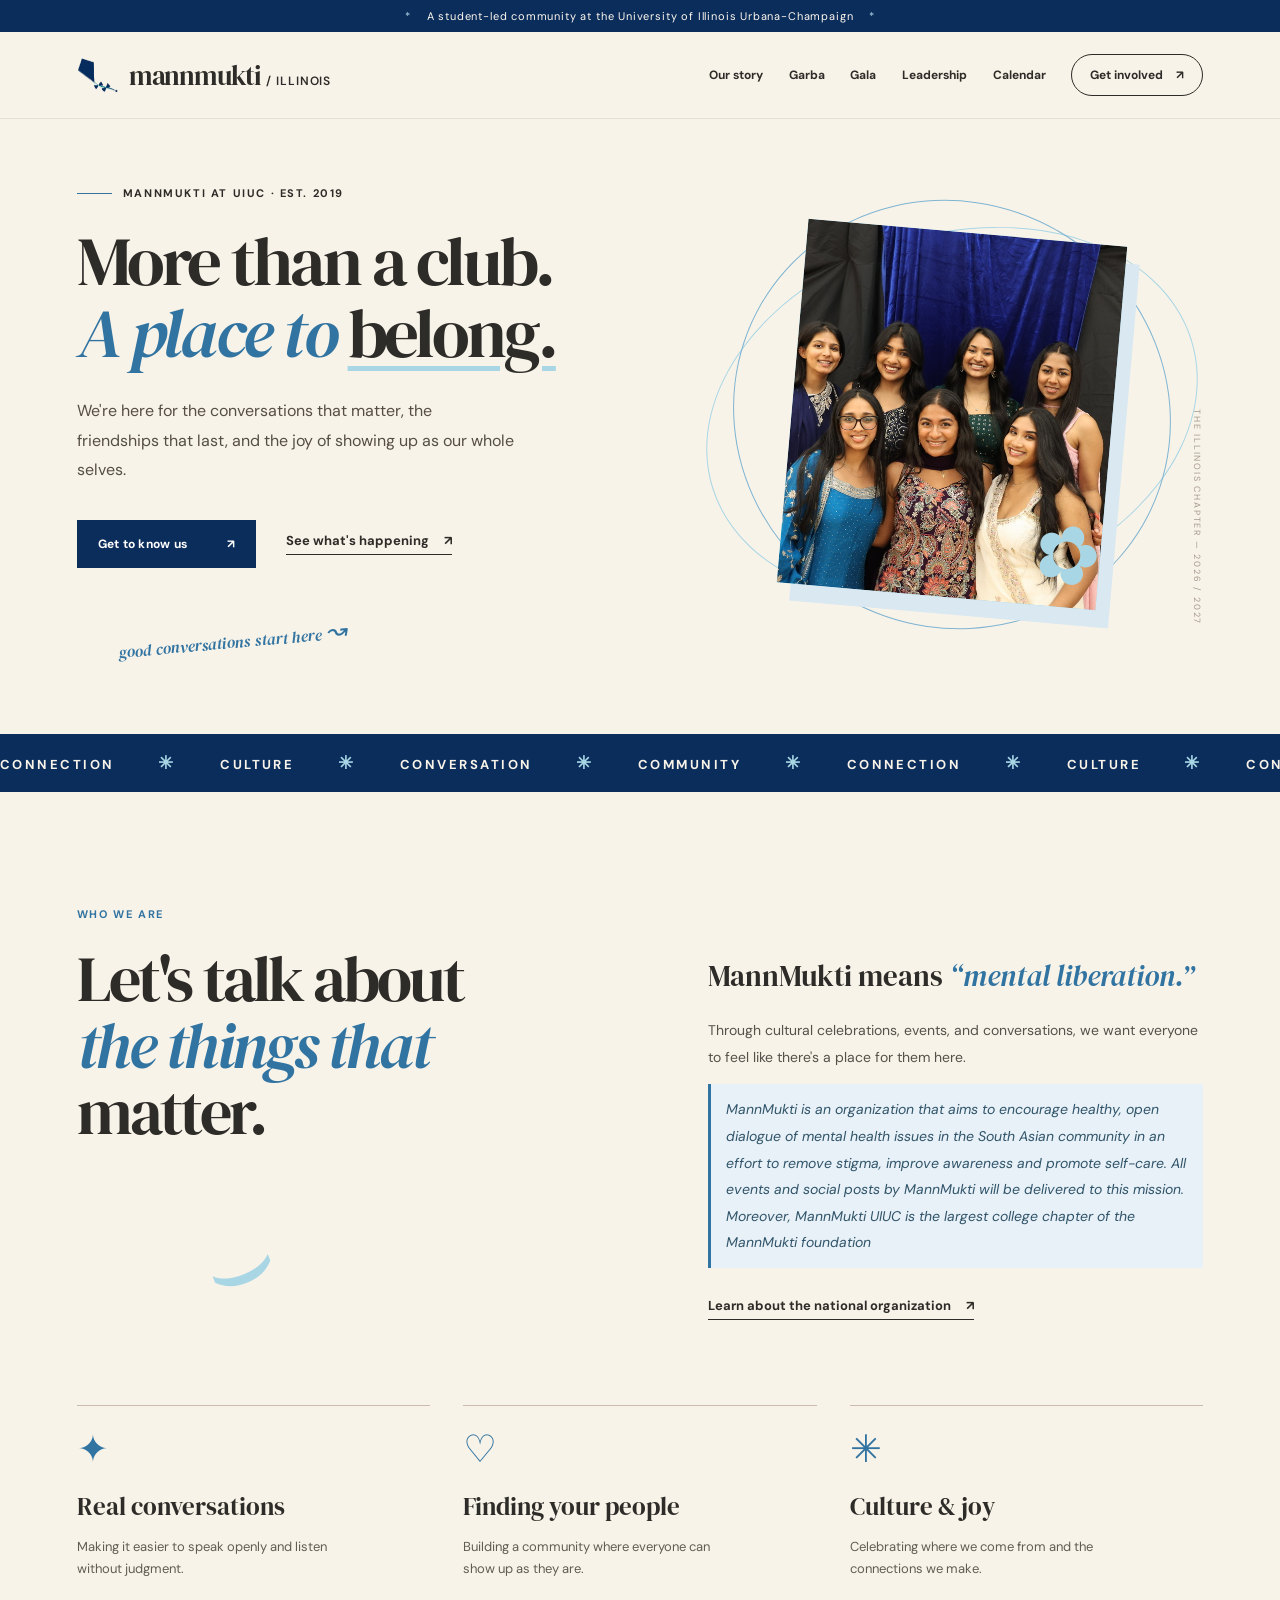
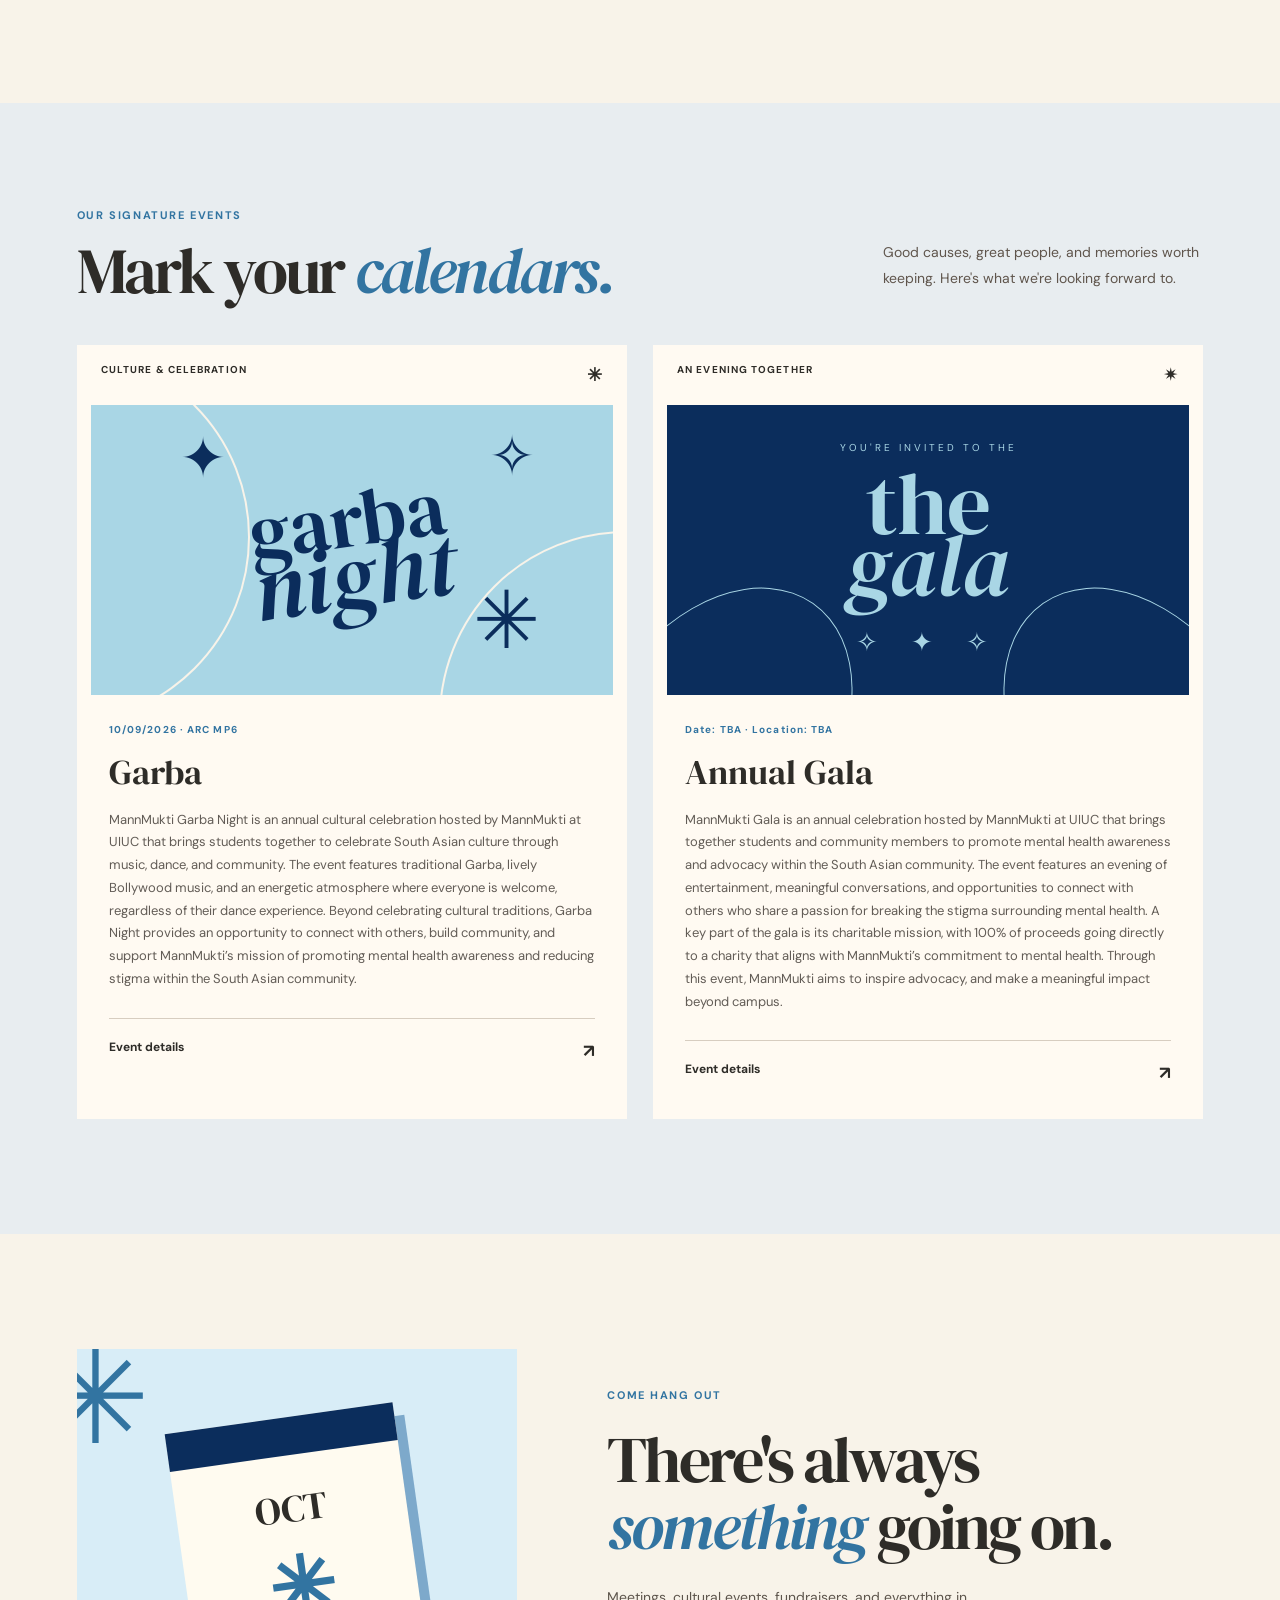
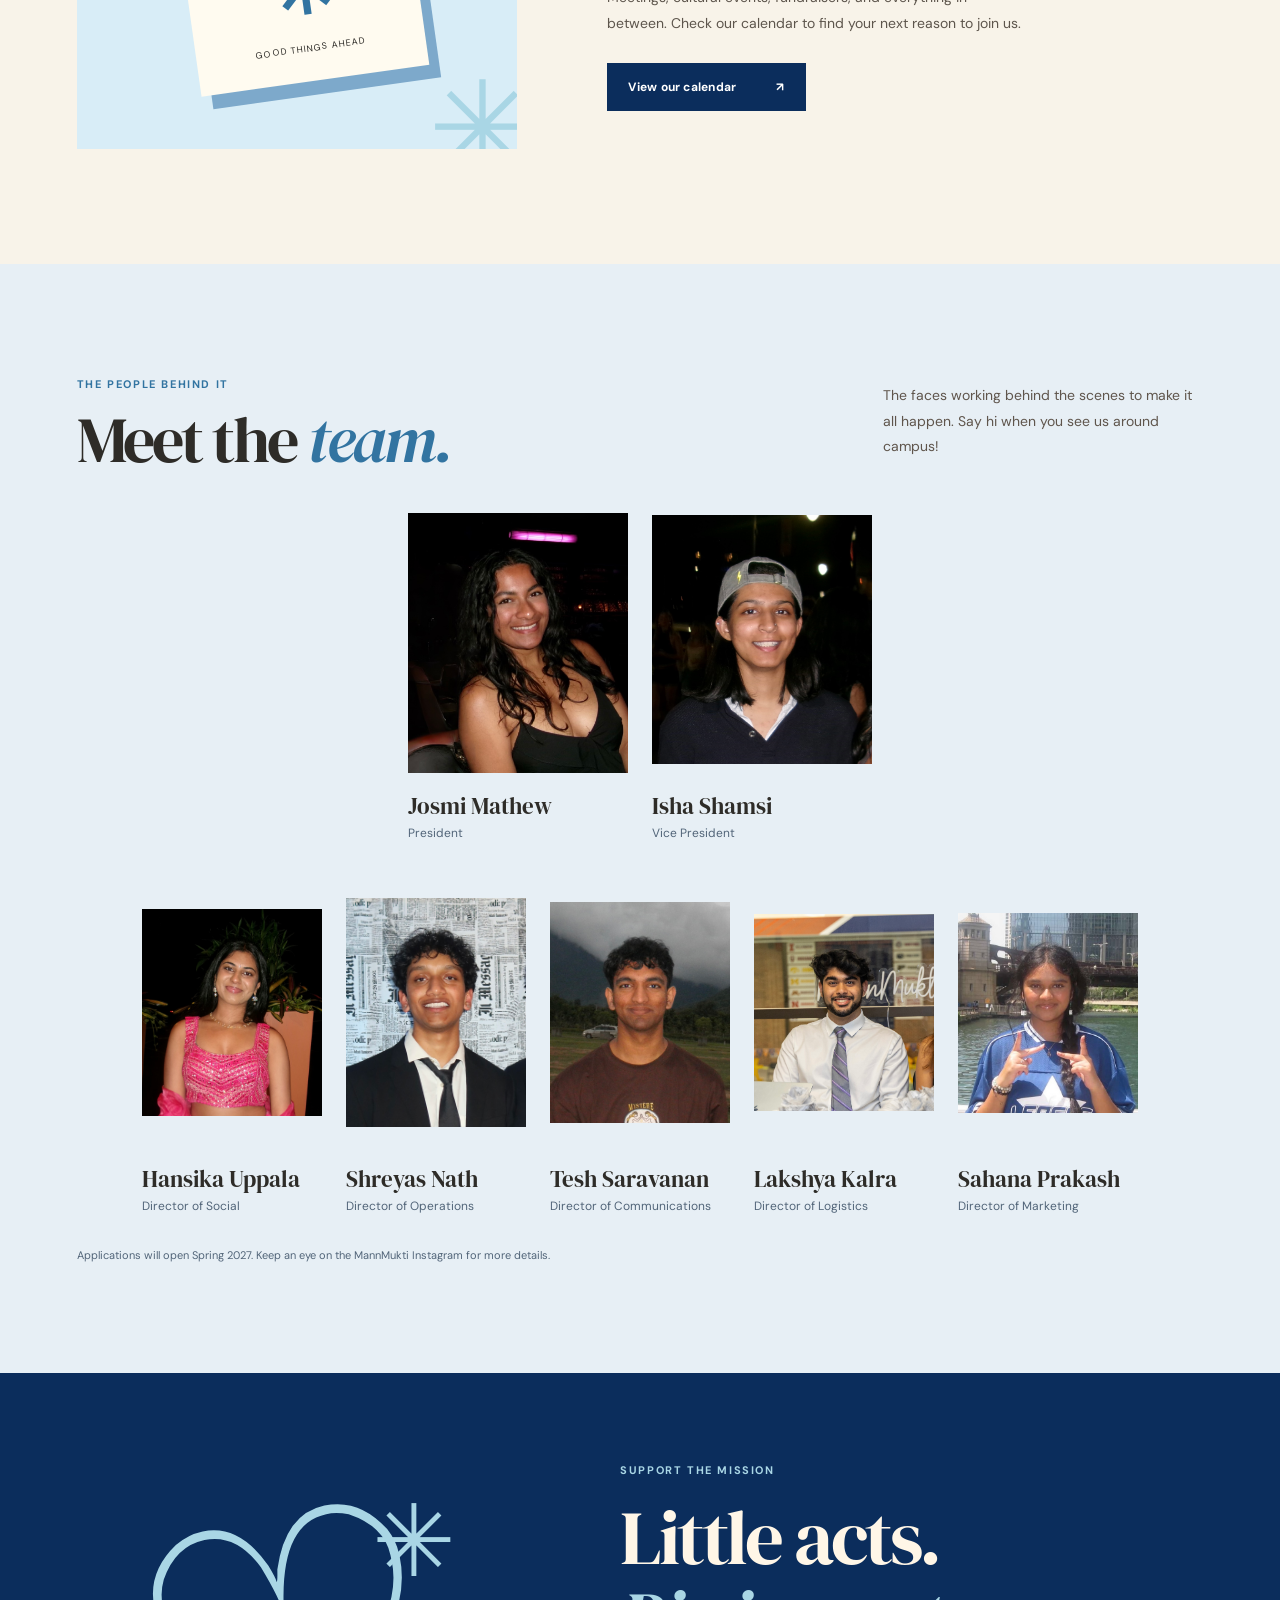
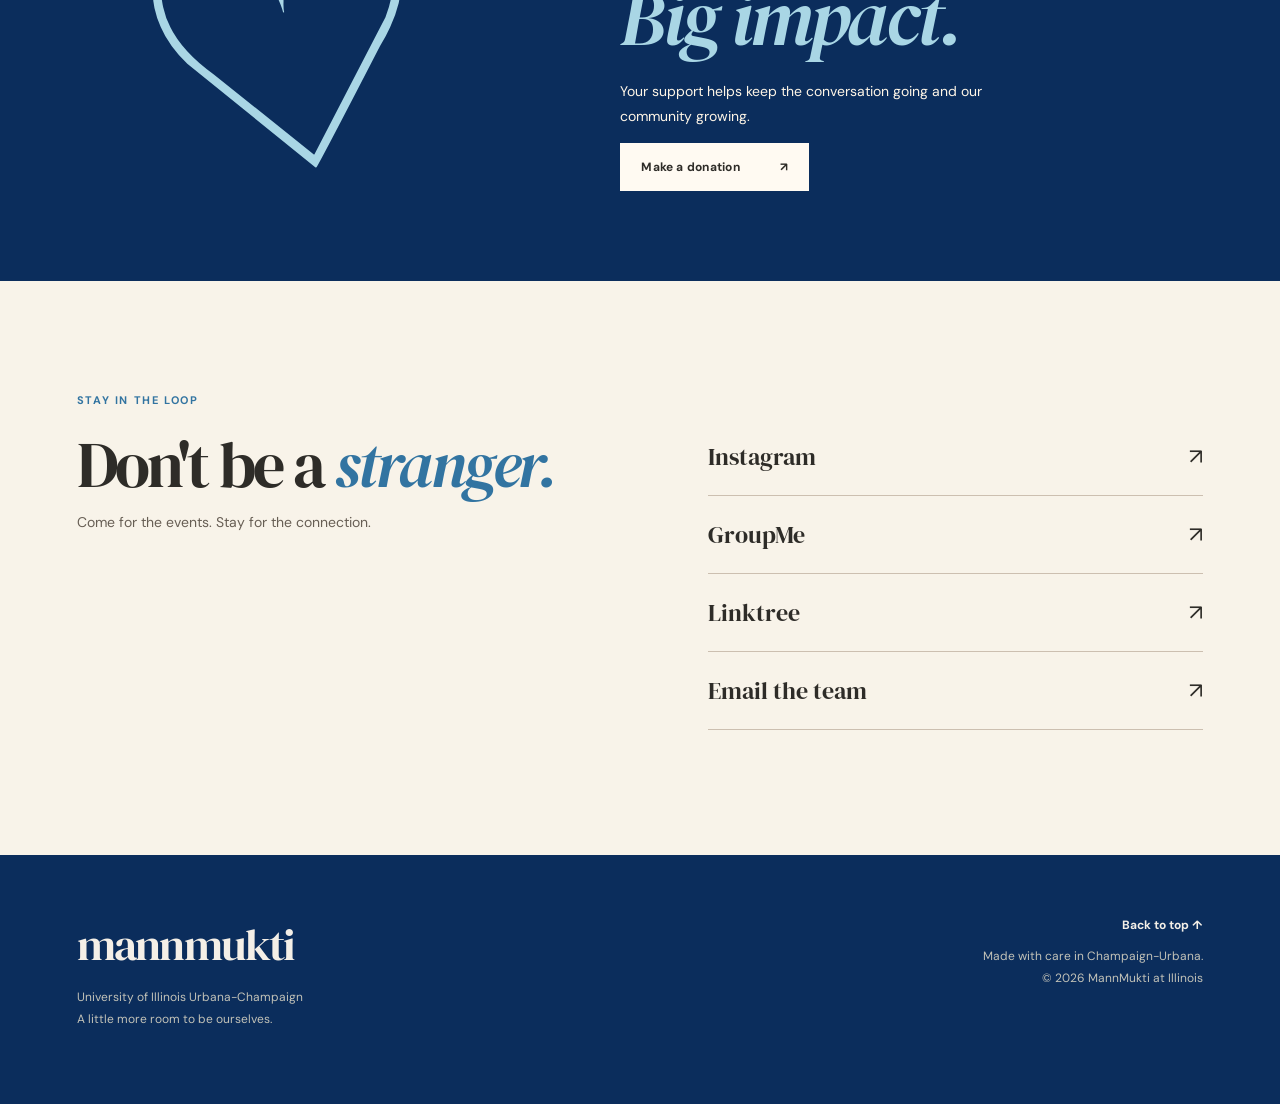
<file: index.html>
<!DOCTYPE html>
<html lang="en">
 <head>
  <meta charset="utf-8"/>
  <meta content="width=device-width, initial-scale=1.0" name="viewport"/>
  <meta content="#f8f3e9" name="theme-color"/>
  <meta content="MannMukti at the University of Illinois Urbana-Champaign. Community, conversation, and South Asian mental health advocacy." name="description"/>
  <title>
   MannMukti at Illinois — A little more room to be ourselves
  </title>
  <link href="https://fonts.googleapis.com" rel="preconnect"/>
  <link crossorigin="" href="https://fonts.gstatic.com" rel="preconnect"/>
  <link href="https://fonts.googleapis.com/css2?family=DM+Sans:wght@400;500;600;700&amp;family=DM+Serif+Display:ital@0;1&amp;display=swap" rel="stylesheet"/>
  <link href="styles.css" rel="stylesheet"/>
  <script defer="" src="script.js">
  </script>
 </head>
 <body>
  <a class="skip-link" href="#main">
   Skip to content
  </a>
  <div class="announcement">
   <span class="sparkle">
    *
   </span>
   A student-led community at the University of Illinois Urbana-Champaign
   <span class="sparkle">
    *
   </span>
  </div>
  <header class="site-header">
   <a aria-label="MannMukti Illinois home" class="brand" href="#home">
    <img
      src="images/kite-logo.png"
      alt=""
      class="brand-logo"
      aria-hidden="true"
    >
    <span class="brand-name">
     mannmukti
     <span class="brand-location">
      / illinois
     </span>
    </span>
   </a>
   <button aria-controls="site-nav" aria-expanded="false" aria-label="Open navigation" class="menu-toggle">
    <span>
    </span>
    <span>
    </span>
   </button>
   <nav aria-label="Main navigation" class="site-nav" id="site-nav">
    <a href="#about">
     Our story
    </a>
    <a href="#garba">
     Garba
    </a>
    <a href="#gala">
     Gala
    </a>
    <a href="#leadership">
     Leadership
    </a>
    <a href="#calendar">
     Calendar
    </a>
    <a class="nav-pill" href="#connect">
     Get involved
     <span aria-hidden="true">
      ↗
     </span>
    </a>
   </nav>
  </header>
  <main id="main">
   <section class="hero section-shell" id="home">
    <div class="hero-copy">
     <div class="eyebrow">
      <span class="eyebrow-line">
      </span>
      MANNMUKTI AT UIUC · EST. 2019
     </div>
     <h1>
      More than a club.
      <br/>
      <em>
       A place to
      </em>
      <span class="underline-word">
       belong.
      </span>
     </h1>
     <p>
      We're here for the conversations that matter, the friendships that last, and the joy of showing up as our whole selves.
     </p>
     <div class="hero-actions">
      <a class="button button-dark" href="#about">
       Get to know us
       <span>
        ↗
       </span>
      </a>
      <a class="text-link" href="#events">
       See what's happening
       <span>
        ↗
       </span>
      </a>
     </div>
     <p class="handwritten-note">
      good conversations start here
      <span aria-hidden="true">
       ↝
      </span>
     </p>
    </div>
    <div aria-label="Illustrated photo display area" class="hero-art">
     <div class="art-orbit art-orbit-one">
     </div>
     <div class="art-orbit art-orbit-two">
     </div>
     <div class="hero-photo-frame">
      <!-- REPLACE: Add your own chapter photo as assets/hero.jpg, then change the div below to <img src="assets/hero.jpg" alt="MannMukti UIUC members together"> -->
        <img
          src="images/mm-board2526.jpeg"
          alt="MannMukti UIUC chapter members"
        >

     <div aria-hidden="true" class="hero-flower">
      ✿
     </div>
    </div>
    <div aria-hidden="true" class="hero-side-note">
     THE ILLINOIS CHAPTER — 2026 / 2027
    </div>
   </section>
   <div aria-label="Community values" class="ticker">
    <div class="ticker-track">
     CONNECTION
     <span>
      ✳&#65038;
     </span>
     CULTURE
     <span>
      ✳&#65038;
     </span>
     CONVERSATION
     <span>
      ✳&#65038;
     </span>
     COMMUNITY
     <span>
      ✳&#65038;
     </span>
     CONNECTION
     <span>
      ✳&#65038;
     </span>
     CULTURE
     <span>
      ✳&#65038;
     </span>
     CONVERSATION
     <span>
      ✳&#65038;
     </span>
     COMMUNITY
     <span>
      ✳&#65038;
     </span>
    </div>
   </div>
   <section class="about section-shell" id="about">
    <div class="section-index">
     WHO WE ARE
    </div>
    <div class="about-grid">
     <div>
      <h2>
       Let's talk about
       <br/>
       <em>
        the things that
       </em>
       <br/>
       matter.
      </h2>
      <div aria-hidden="true" class="drawn-smile">
       ⌣
      </div>
     </div>
     <div class="about-text">
      <p class="lead">
       MannMukti means
       <em>
        “mental liberation.”
       </em>
      </p>
      <p>
       Through cultural celebrations, events, and conversations, we want everyone to feel like there's a place for them here.
      </p>
      <p class="editable-note">
        MannMukti is an organization that aims to encourage healthy, open dialogue of mental health issues in the South Asian community in an effort to remove stigma, improve awareness and promote self-care. All events and social posts by MannMukti will be delivered to this mission. Moreover, MannMukti UIUC is the largest college chapter of the MannMukti foundation
      </p>
      <a class="inline-arrow" href="https://mannmukti.org/" rel="noopener noreferrer" target="_blank">
       Learn about the national organization
       <span>
        ↗
       </span>
      </a>
     </div>
    </div>
    <div class="values-grid">
     <div class="value">
      <span>
       ✦
      </span>
      <h3>
       Real conversations
      </h3>
      <p>
       Making it easier to speak openly and listen without judgment.
      </p>
     </div>
     <div class="value">
      <span>
       ♡
      </span>
      <h3>
       Finding your people
      </h3>
      <p>
       Building a community where everyone can show up as they are.
      </p>
     </div>
     <div class="value">
      <span>
       ✳&#65038;
      </span>
      <h3>
       Culture &amp; joy
      </h3>
      <p>
       Celebrating where we come from and the connections we make.
      </p>
     </div>
    </div>
   </section>
   <section class="events" id="events">
    <div class="section-shell">
     <div class="events-heading">
      <div>
       <div class="section-index">
        OUR SIGNATURE EVENTS
       </div>
       <h2>
        Mark your
        <em>
         calendars.
        </em>
       </h2>
      </div>
      <p>
       Good causes, great people, and memories worth keeping. Here's what we're looking forward to.
      </p>
     </div>
     <div class="event-grid">
      <article class="event-card garba-card" id="garba">
       <div class="event-topline">
        <span>
         CULTURE &amp; CELEBRATION
        </span>
        <span aria-hidden="true">
         ✳&#65038;
        </span>
       </div>
       <div aria-hidden="true" class="event-graphic garba-graphic">
        <span class="garba-graphic-text">
         garba
         <br/>
         <i>
          night
         </i>
        </span>
        <span class="garba-star star-a">
         ✦
        </span>
        <span class="garba-star star-b">
         ✳&#65038;
        </span>
        <span class="garba-star star-c">
         ✧
        </span>
       </div>
       <div class="event-details">
        <div class="event-kicker">
         10/09/2026 · ARC MP6
        </div>
        <h3>
         Garba
        </h3>
        <p>
         MannMukti Garba Night is an annual cultural celebration hosted by MannMukti at UIUC that brings students together to celebrate South Asian culture 
         through music, dance, and community. The event features traditional Garba, lively Bollywood music, and an energetic atmosphere where everyone 
         is welcome, regardless of their dance experience. Beyond celebrating cultural traditions, Garba Night provides an opportunity to connect with 
         others, build community, and support MannMukti’s mission of promoting mental health awareness and reducing stigma within the South Asian community.
        </p>
        <a  class="event-link" href="garba.html">
         Event details
         <span>
          ↗
         </span>
        </a>
       </div>
      </article>
      <article class="event-card gala-card" id="gala">
       <div class="event-topline">
        <span>
         AN EVENING TOGETHER
        </span>
        <span aria-hidden="true">
         ✴
        </span>
       </div>
       <div aria-hidden="true" class="event-graphic gala-graphic">
        <span class="gala-small">
         YOU'RE INVITED TO THE
        </span>
        <span class="gala-graphic-text">
         the
         <br/>
         <i>
          gala
         </i>
        </span>
        <span class="gala-decoration">
         ✧ ✦ ✧
        </span>
       </div>
       <div class="event-details">
        <div class="event-kicker">
         Date: TBA · Location: TBA
        </div>
        <h3>
         Annual Gala
        </h3>
        <p>
          MannMukti Gala is an annual celebration hosted by MannMukti at UIUC that brings together 
          students and community members to promote mental health awareness and advocacy within the 
          South Asian community. The event features an evening of entertainment, 
          meaningful conversations, and opportunities to connect with others who share a passion for 
          breaking the stigma surrounding mental health. A key part of the gala is its charitable mission, 
          with 100% of proceeds going directly to a charity that aligns with MannMukti’s commitment 
          to mental health. Through this event, MannMukti aims to inspire advocacy, and make a meaningful impact beyond campus.
        </p>
        <a class="event-link" href="gala.html">
         Event details
         <span>
          ↗
         </span>
        </a>
       </div>
      </article>
     </div>
    </div>
   </section>
   <section class="calendar-section section-shell" id="calendar">
    <div aria-hidden="true" class="calendar-doodle">
     <div class="doodle-page">
      <span>
       OCT
      </span>
      <strong>
       ✳&#65038;
      </strong>
      <small>
       GOOD THINGS AHEAD
      </small>
     </div>
    </div>
    <div class="calendar-copy">
     <div class="section-index">
      COME HANG OUT
     </div>
     <h2>
      There's always
      <br/>
      <em>
       something
      </em>
      going on.
     </h2>
     <p>
      Meetings, cultural events, fundraisers, and everything in between. Check our calendar to find your next reason to join us.
     </p>
     <a class="button button-dark" href="calendar.html">
      View our calendar
      <span>
       ↗
      </span>
     </a>
    </div>
   </section>
   <section class="leadership-section" id="leadership">
    <div class="section-shell">
     <div class="leadership-heading">
      <div>
       <div class="section-index">
        THE PEOPLE BEHIND IT
       </div>
       <h2>
        Meet the
        <em>
         team.
        </em>
       </h2>
      </div>
      <p>
       The faces working behind the scenes to make it all happen. Say hi when you see us around campus!
      </p>
     </div>
     <div class="leadership-container">
      <!-- REPLACE: names, roles, bios, and profile image placeholders with the current year's leadership -->
      <!-- Top row: President and Vice President -->
      <div class="leadership-row leadership-top">
       <article class="leader-card">
        <div class="leader-photo shade-one">
         <span>
          <img src="images/img1.jpeg">
          <br/>
         </span>
        </div>
        <h3>
         Josmi Mathew
        </h3>
        <p>
         President
        </p>
       </article>
       <article class="leader-card">
        <div class="leader-photo shade-two">
         <span>
          <img src="images/img2.jpeg">
          <br/>
         </span>
        </div>
        <h3>
         Isha Shamsi
        </h3>
        <p>
         Vice President
        </p>
       </article>
      </div>
      <!-- Bottom row: Directors -->
      <div class="leadership-row leadership-bottom">
       <article class="leader-card">
        <div class="leader-photo shade-three">
         <span>
          <img src="images/img3.jpeg">
          <br/>
         </span>
        </div>
        <h3>
         Hansika Uppala
        </h3>
        <p>
         Director of Social
        </p>
       </article>
       <article class="leader-card">
        <div class="leader-photo shade-four">
         <span>
          <img src="images/img4.jpeg">
          <br/>
         </span>
        </div>
        <h3>
         Shreyas Nath
        </h3>
        <p>
         Director of Operations
        </p>
       </article>
       <article class="leader-card">
        <div class="leader-photo shade-five">
         <span>
          <img src="images/img5.jpeg">
          <br/>
         </span>
        </div>
        <h3>
         Tesh Saravanan
        </h3>
        <p>
         Director of Communications
        </p>
       </article>
       <article class="leader-card">
        <div class="leader-photo shade-one">
         <span>
          <img src="images/img6.jpeg">
          <br/>
         </span>
        </div>
        <h3>
         Lakshya Kalra
        </h3>
        <p>
         Director of Logistics
        </p>
       </article>
       <article class="leader-card">
        <div class="leader-photo shade-two">
         <span>
          <img src="images/img7.jpeg">
          <br/>
         </span>
        </div>
        <h3>
         Sahana Prakash
        </h3>
        <p>
         Director of Marketing
        </p>
       </article>
      </div>
     </div>
     <p class="leader-note">
      Applications will open Spring 2027. Keep an eye on the MannMukti Instagram for more details.
     </p>
    </div>
   </section>
   <section class="support section-shell" id="support">
    <div aria-hidden="true" class="support-illustration">
     <span class="heart-outer">
      ♡
     </span>
     <span class="little-sparkle">
      ✳&#65038;
     </span>
    </div>
    <div>
     <div class="section-index">
      SUPPORT THE MISSION
     </div>
     <h2>
      Little acts.
      <br>
       <em>
        Big impact.
       </em>
      </br>
     </h2>
     <p>
      Your support helps keep the conversation going and our community growing.
     </p>
     <a class="button button-light" href="donate.html">
      Make a donation
      <span>
       ↗
      </span>
     </a>
    </div>
   </section>
   <section class="connect-section section-shell" id="connect">
    <div class="connect-header">
     <div class="section-index">
      STAY IN THE LOOP
     </div>
     <h2>
      Don't be a
      <em>
       stranger.
      </em>
     </h2>
     <p>
      Come for the events. Stay for the connection.
     </p>
    </div>
    <div class="social-links">
     <a href="https://www.instagram.com/mannmuktiuiuc/">
      <span>
       Instagram
      </span>
      <span>
       ↗
      </span>
     </a>
     <a href="https://groupme.com/join_group/109707694/A3FW5XqU">
      <span>
       GroupMe
      </span>
      <span>
       ↗
      </span>
     </a>
     <a href="https://linktr.ee/mannmuktiuiuc">
      <span>
       Linktree
      </span>
      <span>
       ↗
      </span>
     </a>
     <a href="mailto:mannmuktiuiuc@gmail.com">
      <span>
       Email the team
      </span>
      <span>
       ↗
      </span>
     </a>
    </div>
   </section>
  </main>
  <footer>
   <div class="footer-content section-shell">
    <div>
     <div class="footer-brand">
      mannmukti
     </div>
     <p>
      University of Illinois Urbana-Champaign
      <br>
       A little more room to be ourselves.
      </br>
     </p>
    </div>
    <div class="footer-right">
     <a href="#home">
      Back to top ↑
     </a>
     <p>
      Made with care in Champaign-Urbana.
      <br>
       ©
       <span id="year">
        2026
       </span>
       MannMukti at Illinois
      </br>
     </p>
    </div>
   </div>
  </footer>
  <div aria-live="polite" class="placeholder-toast" id="placeholder-toast" role="status">
  </div>
 </body>
</html>
</file>
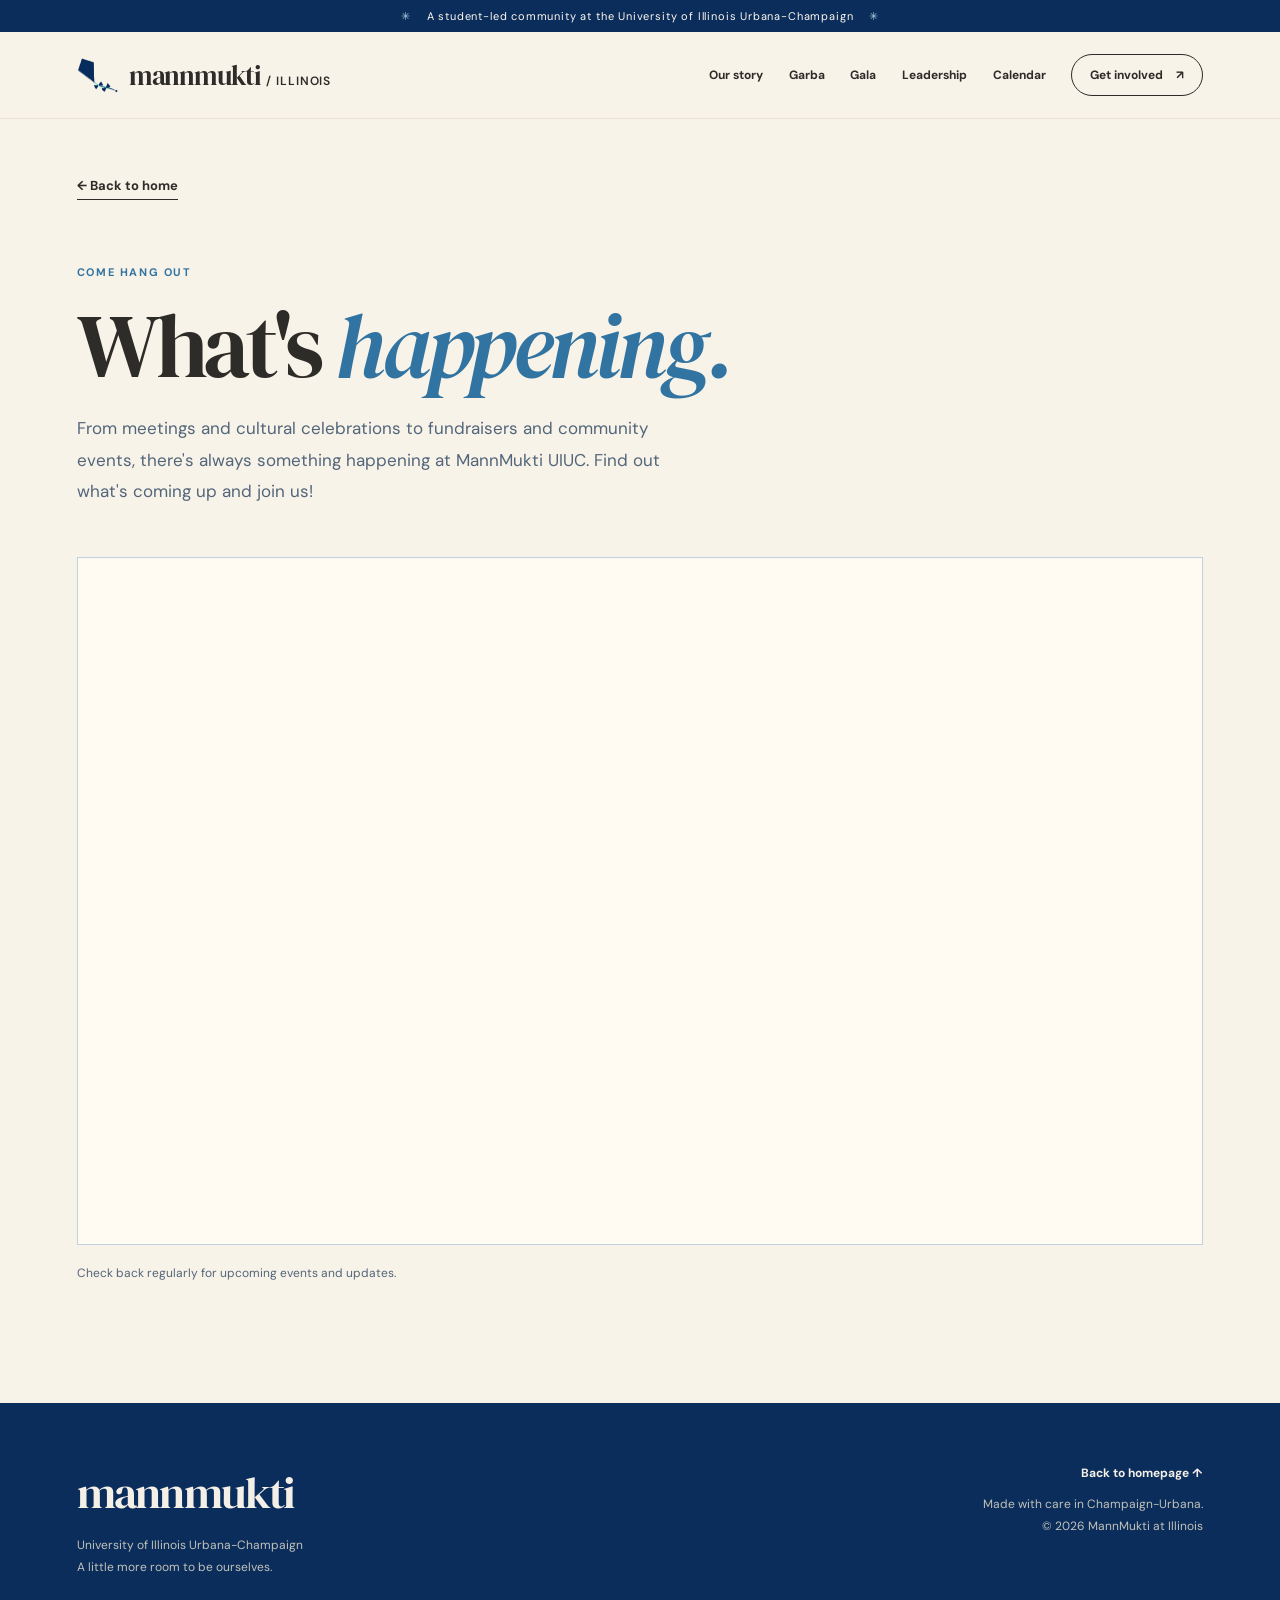
<file: calendar.html>
<!DOCTYPE html>
<html lang="en">

<head>
  <meta charset="UTF-8">
  <meta name="viewport" content="width=device-width, initial-scale=1.0">

  <title>Calendar | MannMukti UIUC</title>

  <!-- Same fonts as the homepage -->
  <link rel="preconnect" href="https://fonts.googleapis.com">
  <link rel="preconnect" href="https://fonts.gstatic.com" crossorigin>

  <link
    href="https://fonts.googleapis.com/css2?family=DM+Sans:wght@400;500;600;700&family=DM+Serif+Display:ital@0;1&display=swap"
    rel="stylesheet"
  >

  <!-- Existing website styles -->
  <link rel="stylesheet" href="styles.css">
  <link rel="stylesheet" href="event-pages.css">

  <!-- Existing website interactions -->
  <script src="script.js" defer></script>
</head>

<body>

  <!-- Announcement banner -->
  <div class="announcement">
    <span class="sparkle">✳</span>
    A student-led community at the University of Illinois Urbana-Champaign
    <span class="sparkle">✳</span>
  </div>

  <!-- Navigation -->
  <header class="site-header">

    <a href="index.html" class="brand">
        <img
            src="images/kite-logo.png"
            alt=""
            class="brand-logo"
            aria-hidden="true"
        >
      <span class="brand-name">
        mannmukti
        <span class="brand-location"> / illinois</span>
      </span>
    </a>

    <button
      class="menu-toggle"
      aria-expanded="false"
      aria-controls="site-nav"
      aria-label="Open navigation"
    >
      <span></span>
      <span></span>
    </button>

    <nav id="site-nav" class="site-nav">
      <a href="index.html#about">Our story</a>
      <a href="index.html#garba">Garba</a>
      <a href="index.html#gala">Gala</a>
      <a href="index.html#leadership">Leadership</a>
      <a href="index.html#calendar">Calendar</a>
      <a href="index.html#connect" class="nav-pill">
        Get involved <span>↗</span>
      </a>
    </nav>

  </header>

  <main>

    <!-- Calendar introduction -->
    <section class="calendar-page section-shell">

      <a href="index.html#calendar" class="event-back">
        ← Back to home
      </a>

      <div class="section-index">COME HANG OUT</div>

      <h1>What's <em>happening.</em></h1>

      <p class="calendar-description">
        From meetings and cultural celebrations to
        fundraisers and community events, there's always
        something happening at MannMukti UIUC.
        Find out what's coming up and join us!
      </p>

      <!-- Embedded Google Calendar -->
      <div class="calendar-embed-container">

        <iframe
          src="https://calendar.google.com/calendar/embed?src=536a60a84b079176fd64e56b8c0c61854199c93d55028a72fd42b815df0f5c5e%40group.calendar.google.com&amp;ctz=America%2FChicago"
          title="MannMukti UIUC Events Calendar"
          width="800"
          height="600"
          frameborder="0"
          scrolling="no"
          loading="lazy">
        </iframe>

      </div>

      <p class="calendar-note">
        Check back regularly for upcoming events and updates.
      </p>

    </section>

  </main>

  <!-- Same footer as homepage -->
  <footer>
    <div class="footer-content section-shell">

      <div>
        <div class="footer-brand">
          mannmukti
        </div>

        <p>
          University of Illinois Urbana-Champaign<br>
          A little more room to be ourselves.
        </p>
      </div>

      <div class="footer-right">
        <a href="index.html">Back to homepage ↑</a>

        <p>
          Made with care in Champaign-Urbana.<br>
          © <span id="year">2026</span> MannMukti at Illinois
        </p>
      </div>

    </div>
  </footer>

  <div
    id="placeholder-toast"
    class="placeholder-toast"
    role="status"
    aria-live="polite">
  </div>

</body>
</html>
</file>
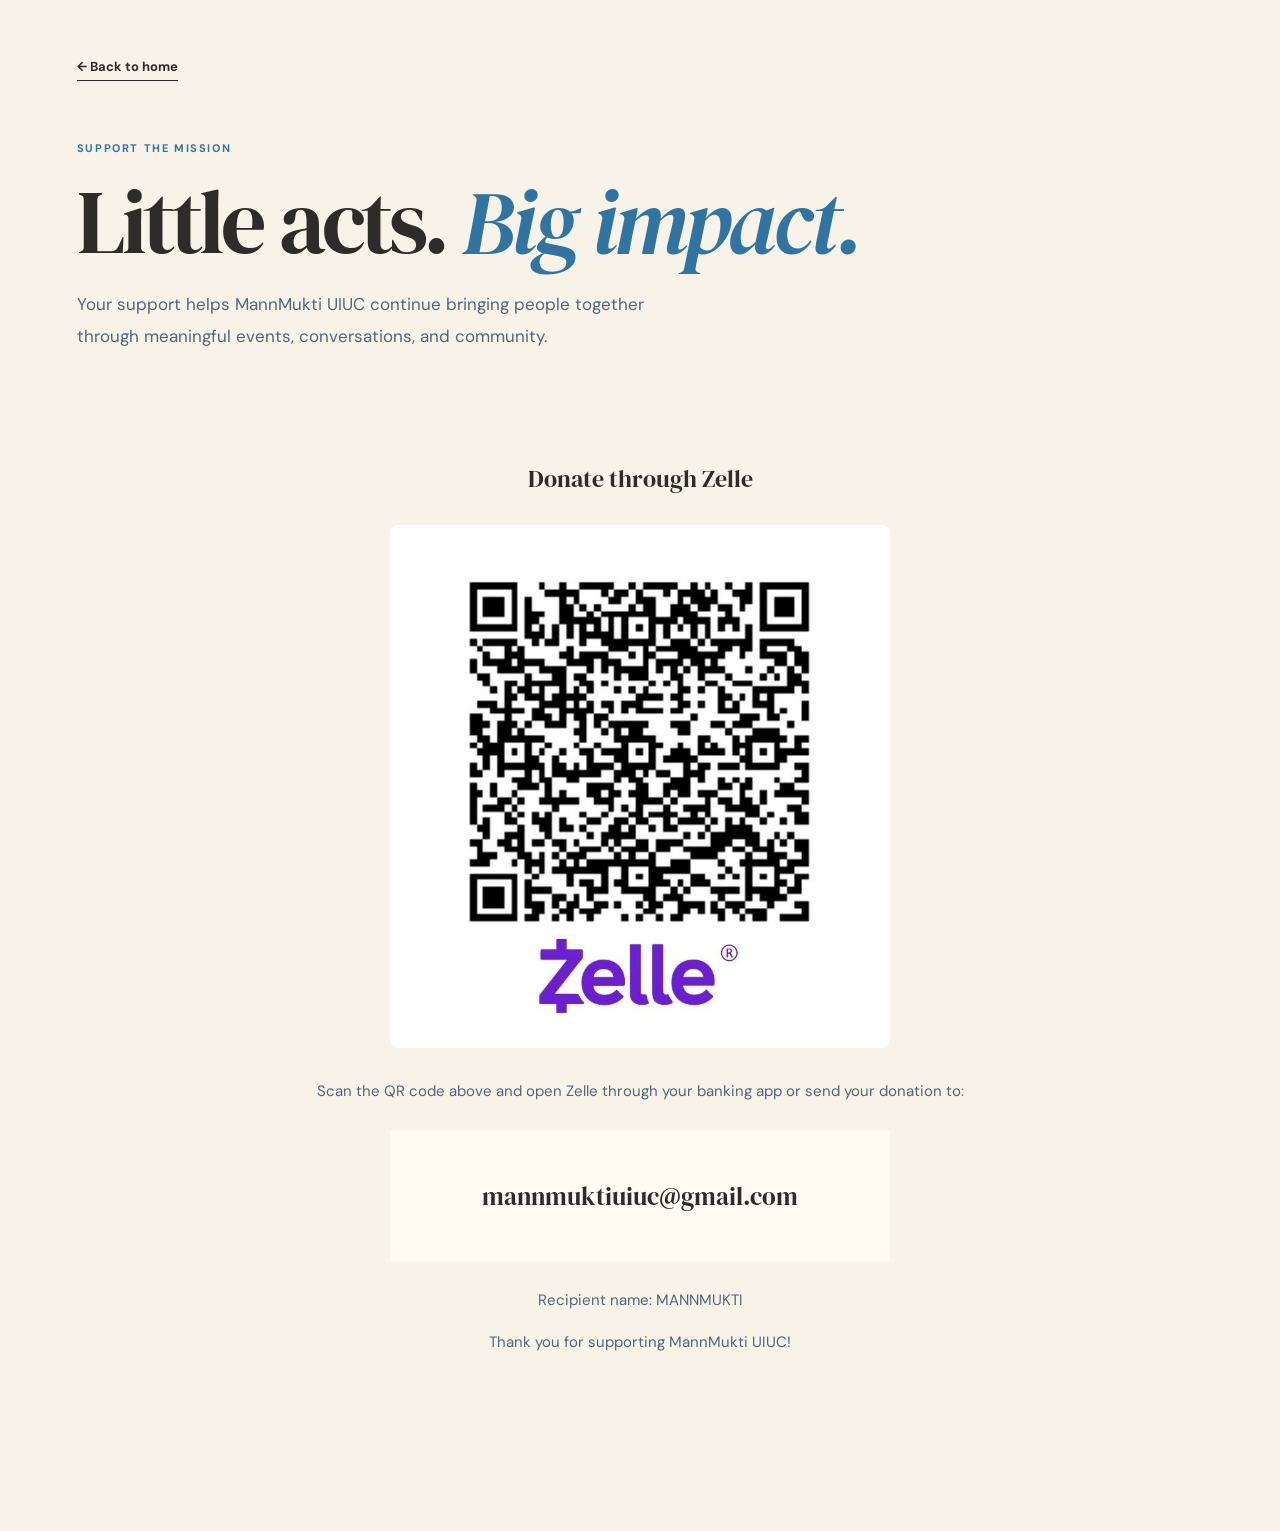
<file: donate.html>
<!DOCTYPE html>
<html lang="en">
<head>
  <meta charset="UTF-8">
  <meta name="viewport" content="width=device-width, initial-scale=1.0">

  <title>Donate | MannMukti UIUC</title>

  <link rel="preconnect" href="https://fonts.googleapis.com">
  <link rel="preconnect" href="https://fonts.gstatic.com" crossorigin>

  <link href="https://fonts.googleapis.com/css2?family=DM+Sans:wght@400;500;600;700&family=DM+Serif+Display:ital@0;1&display=swap" rel="stylesheet">

  <link rel="stylesheet" href="styles.css">
  <link rel="stylesheet" href="event-pages.css">
</head>

<body>

  <main class="donation-page event-hero section-shell">
    <div class="donation-header"></div>

    <a href="index.html#support" class="event-back">
      ← Back to home
    </a>

    <div class="section-index">SUPPORT THE MISSION</div>

    <h1>Little acts. <em>Big impact.</em></h1>

    <p class="event-intro">
      Your support helps MannMukti UIUC continue
      bringing people together through meaningful
      events, conversations, and community.
    </p>
    </div>

    <div class="event-information">

      <h2>Donate through Zelle</h2>
      <img
        src="images/zelle.jpeg"
        alt="Official MannMukti Zelle donation QR code"
        style="width: 500px; max-width: 100%;"
      >

      <p>
        Scan the QR code above and open Zelle through your banking app or
        send your donation to:
      </p>
      

      <div class="zelle-details">
        <h3>mannmuktiuiuc@gmail.com</h3>
      </div>

      <p>
        Recipient name: MANNMUKTI
      </p>

      <p>
        Thank you for supporting MannMukti UIUC!
      </p>

    </div>

  </main>

</body>
</html>
</file>
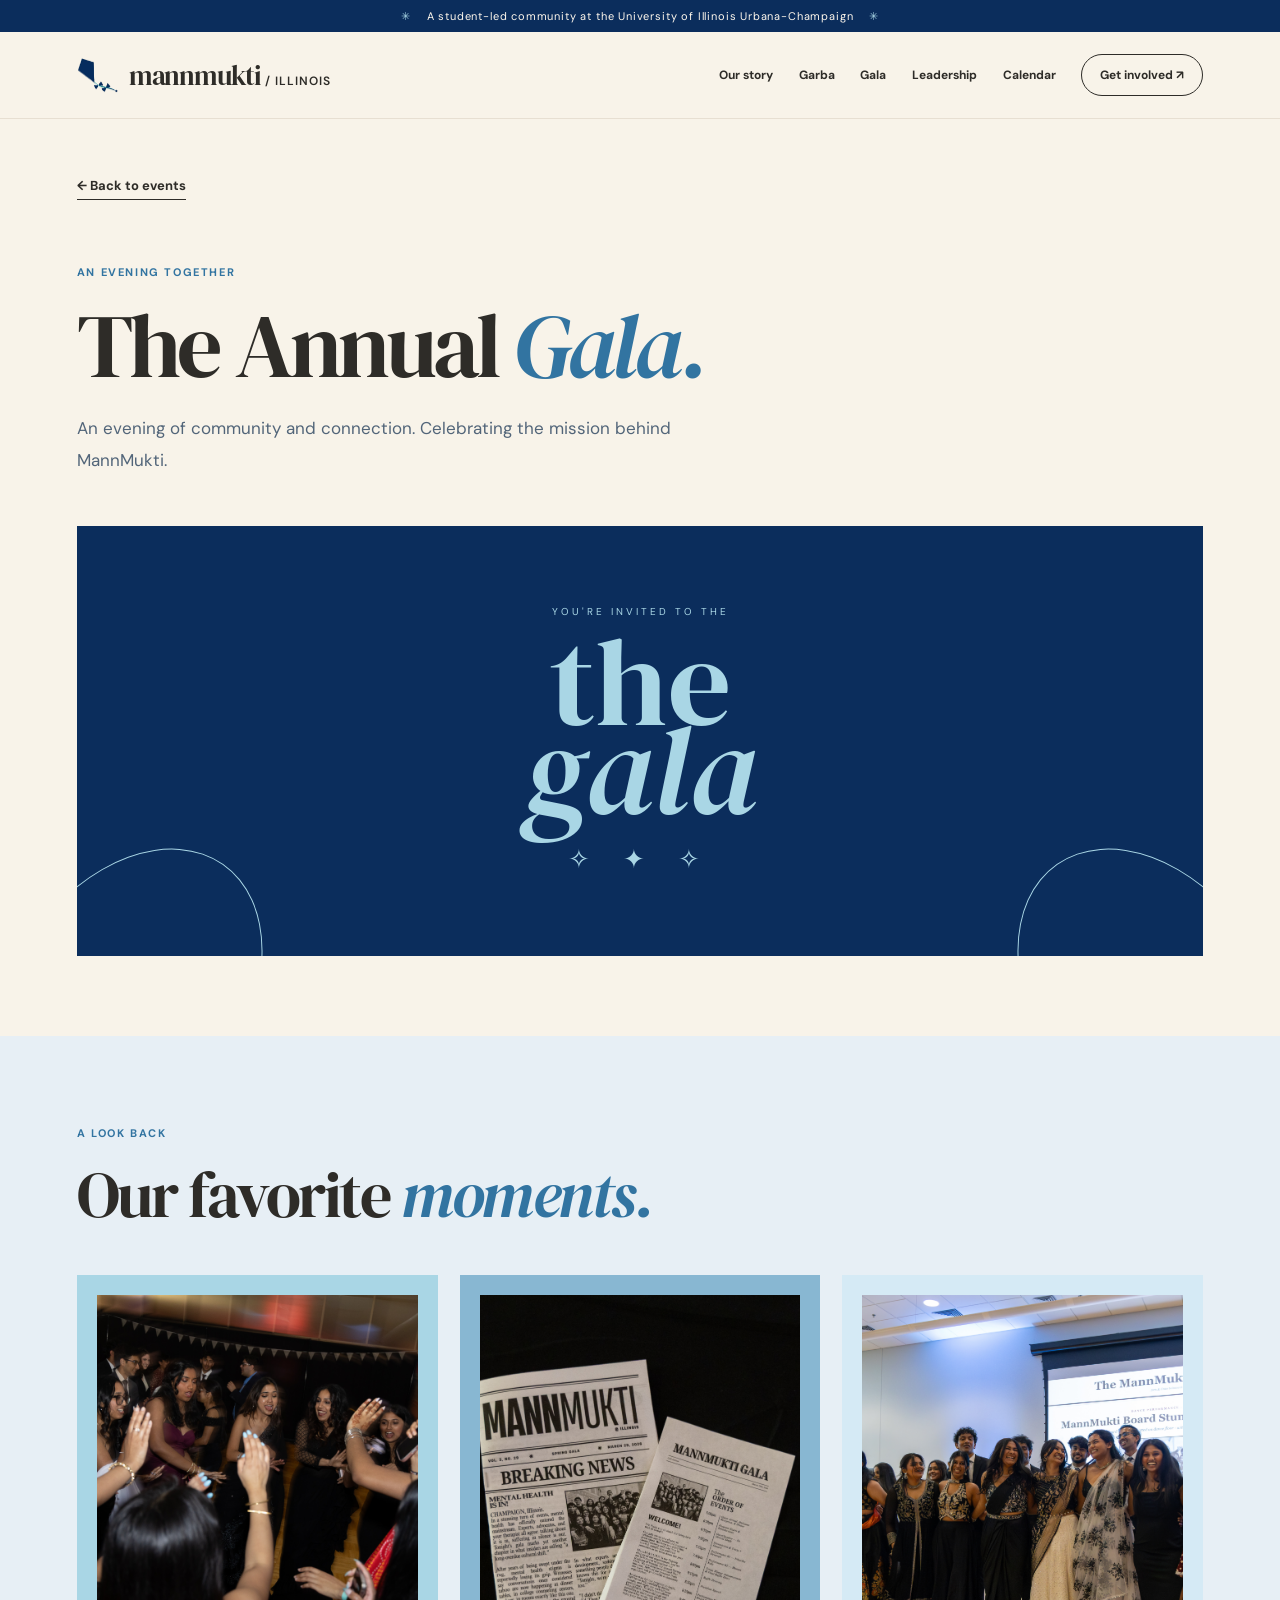
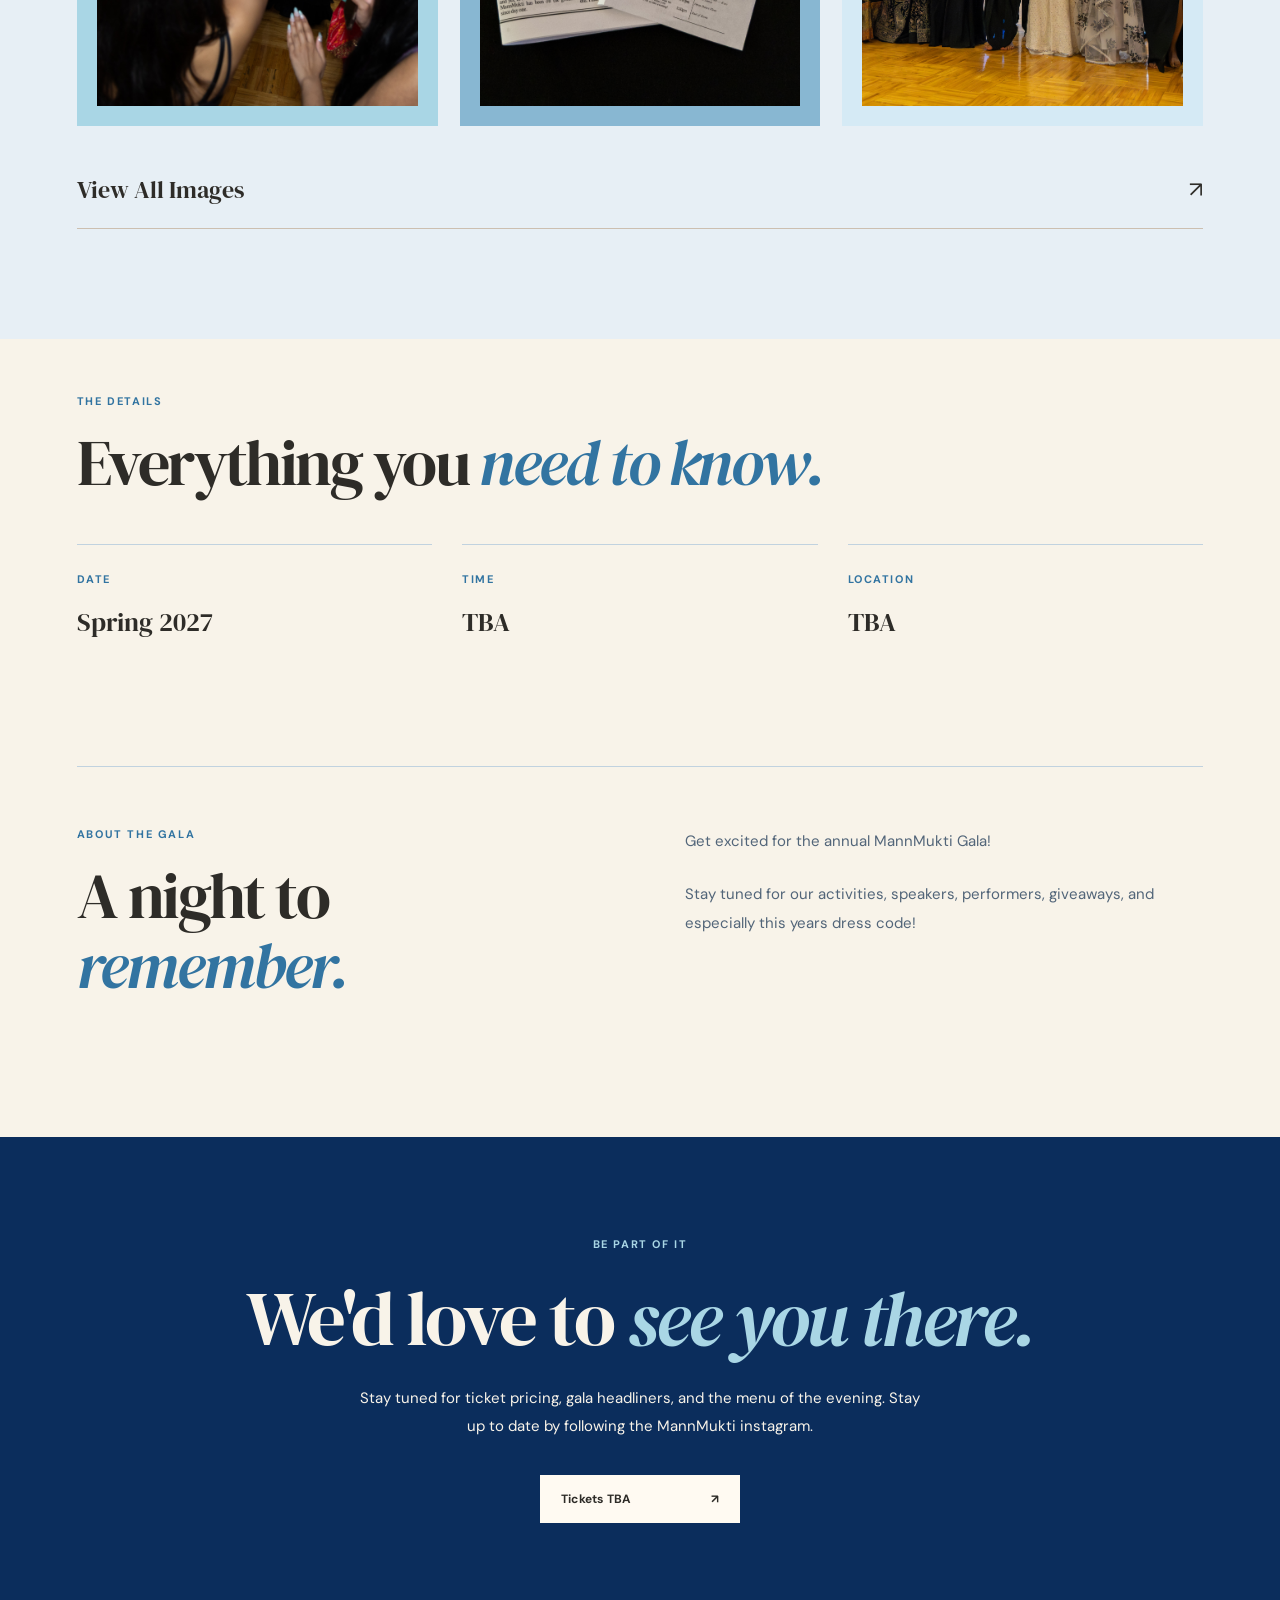
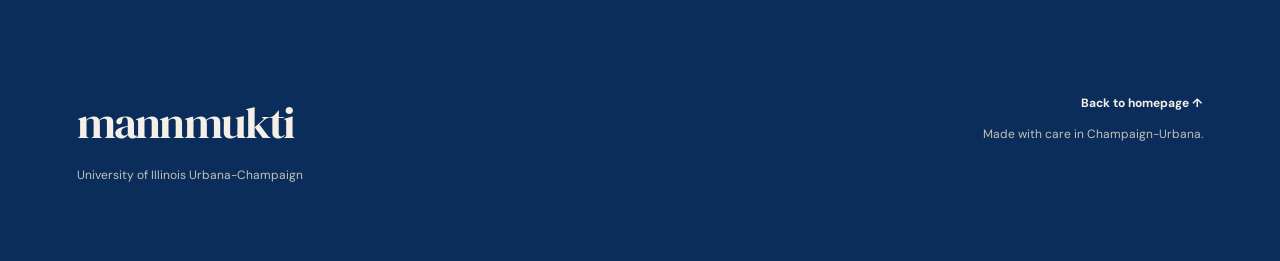
<file: gala.html>
<!DOCTYPE html>
<html lang="en">
<head>
  <meta charset="UTF-8">
  <meta name="viewport" content="width=device-width, initial-scale=1.0">

  <title>Gala | MannMukti UIUC</title>

  <link rel="preconnect" href="https://fonts.googleapis.com">
  <link rel="preconnect" href="https://fonts.gstatic.com" crossorigin>
  <link href="https://fonts.googleapis.com/css2?family=DM+Sans:wght@400;500;600;700&family=DM+Serif+Display:ital@0;1&display=swap" rel="stylesheet">

  <link rel="stylesheet" href="styles.css">
  <link rel="stylesheet" href="event-pages.css">
  <script src="script.js" defer></script>
</head>

<body>

  <div class="announcement">
    <span class="sparkle">✳</span>
    A student-led community at the University of Illinois Urbana-Champaign
    <span class="sparkle">✳</span>
  </div>

  <header class="site-header">
    <a href="index.html" class="brand">
      <img
        src="images/kite-logo.png"
        alt=""
        class="brand-logo"
        aria-hidden="true"
      >
      <span class="brand-name">
        mannmukti<span class="brand-location"> / illinois</span>
      </span>
    </a>

    <button class="menu-toggle" aria-expanded="false"
            aria-controls="site-nav" aria-label="Open navigation">
      <span></span>
      <span></span>
    </button>

    <nav id="site-nav" class="site-nav">
      <a href="index.html#about">Our story</a>
      <a href="index.html#garba">Garba</a>
      <a href="index.html#gala">Gala</a>
      <a href="index.html#leadership">Leadership</a>
      <a href="index.html#calendar">Calendar</a>
      <a href="index.html#connect" class="nav-pill">
        Get involved ↗
      </a>
    </nav>
  </header>

  <main>

    <!-- Gala introduction -->
    <section class="event-hero section-shell gala-event-page">

      <a href="index.html#gala" class="event-back">
        ← Back to events
      </a>

      <div class="section-index">AN EVENING TOGETHER</div>

      <h1>The Annual <em>Gala.</em></h1>

      <p class="event-intro">
        An evening of community and connection. 
        Celebrating the mission behind MannMukti.
      </p>

      <!-- Matching Gala graphic -->
      <div class="event-graphic gala-graphic event-banner">
        <span class="gala-small">YOU'RE INVITED TO THE</span>

        <span class="gala-graphic-text">
          the<br><i>gala</i>
        </span>

        <span class="gala-decoration">✧ ✦ ✧</span>
      </div>

    </section>

    <!-- Photos -->
    <section class="event-gallery section-shell">

      <div class="section-index">A LOOK BACK</div>
      <h2>Our favorite <em>moments.</em></h2>

      <div class="event-photo-grid">
        <div class="event-photo-placeholder">
            <img src="images/gala1.jpg" alt="Students celebrating at MannMukti Gala">
        </div>

        <div class="event-photo-placeholder">
          <img src="images/gala2.jpg" alt="Students celebrating at MannMukti Gala">
        </div>

        <div class="event-photo-placeholder">
          <img src="images/gala3.jpg" alt="Students celebrating at MannMukti Gala">
        </div>
      </div>

       <div class="social-links">
            <a href="https://drive.google.com/drive/folders/1JPBWurUruyPaZS_SMnvvm175oK3VC9QW">
                <span>
                View All Images
                </span>
                <span>
                ↗
                </span>
            </a>
        </div>

    </section>

    <!-- Event information -->
    <section class="event-information section-shell">

      <div class="event-info-heading">
        <div class="section-index">THE DETAILS</div>
        <h2>Everything you <em>need to know.</em></h2>
      </div>

      <div class="event-facts">
        <div>
          <span>DATE</span>
          <h3>Spring 2027</h3>
        </div>

        <div>
          <span>TIME</span>
          <h3>TBA</h3>
        </div>

        <div>
          <span>LOCATION</span>
          <h3>TBA</h3>
        </div>
      </div>

      <div class="event-detail-grid">

        <div>
          <div class="section-index">ABOUT THE GALA</div>
          <h2>A night to <em>remember.</em></h2>
        </div>

        <div class="event-detail-text">
          <p>
            Get excited for the annual MannMukti Gala!
          </p>

          <p>
            <!-- [Add information about the evening's
            activities, speakers, entertainment,
            dinner, dress code, or fundraising.] -->
            Stay tuned for our activities, speakers, performers, giveaways, and especially this years dress code!
          </p>
        </div>

      </div>

    </section>

    <!-- RSVP -->
    <section class="event-registration gala-registration">

      <div class="section-shell">
        <div class="section-index">BE PART OF IT</div>
        <h2>We'd love to <em>see you there.</em></h2>

        <p>
          Stay tuned for ticket pricing, gala headliners, and the menu of the evening. Stay up to date by following the MannMukti instagram.
        </p>

        <!-- Replace # with real registration URL -->
        <a href="#" class="button button-light">
          Tickets TBA <span>↗</span>
        </a>
      </div>

    </section>

  </main>

  <footer>
    <div class="footer-content section-shell">
      <div>
        <div class="footer-brand">mannmukti</div>
        <p>University of Illinois Urbana-Champaign</p>
      </div>

      <div class="footer-right">
        <a href="index.html">Back to homepage ↑</a>
        <p>Made with care in Champaign-Urbana.</p>
      </div>
    </div>
  </footer>

  <div id="placeholder-toast" class="placeholder-toast"
       role="status" aria-live="polite"></div>

</body>
</html>
</file>
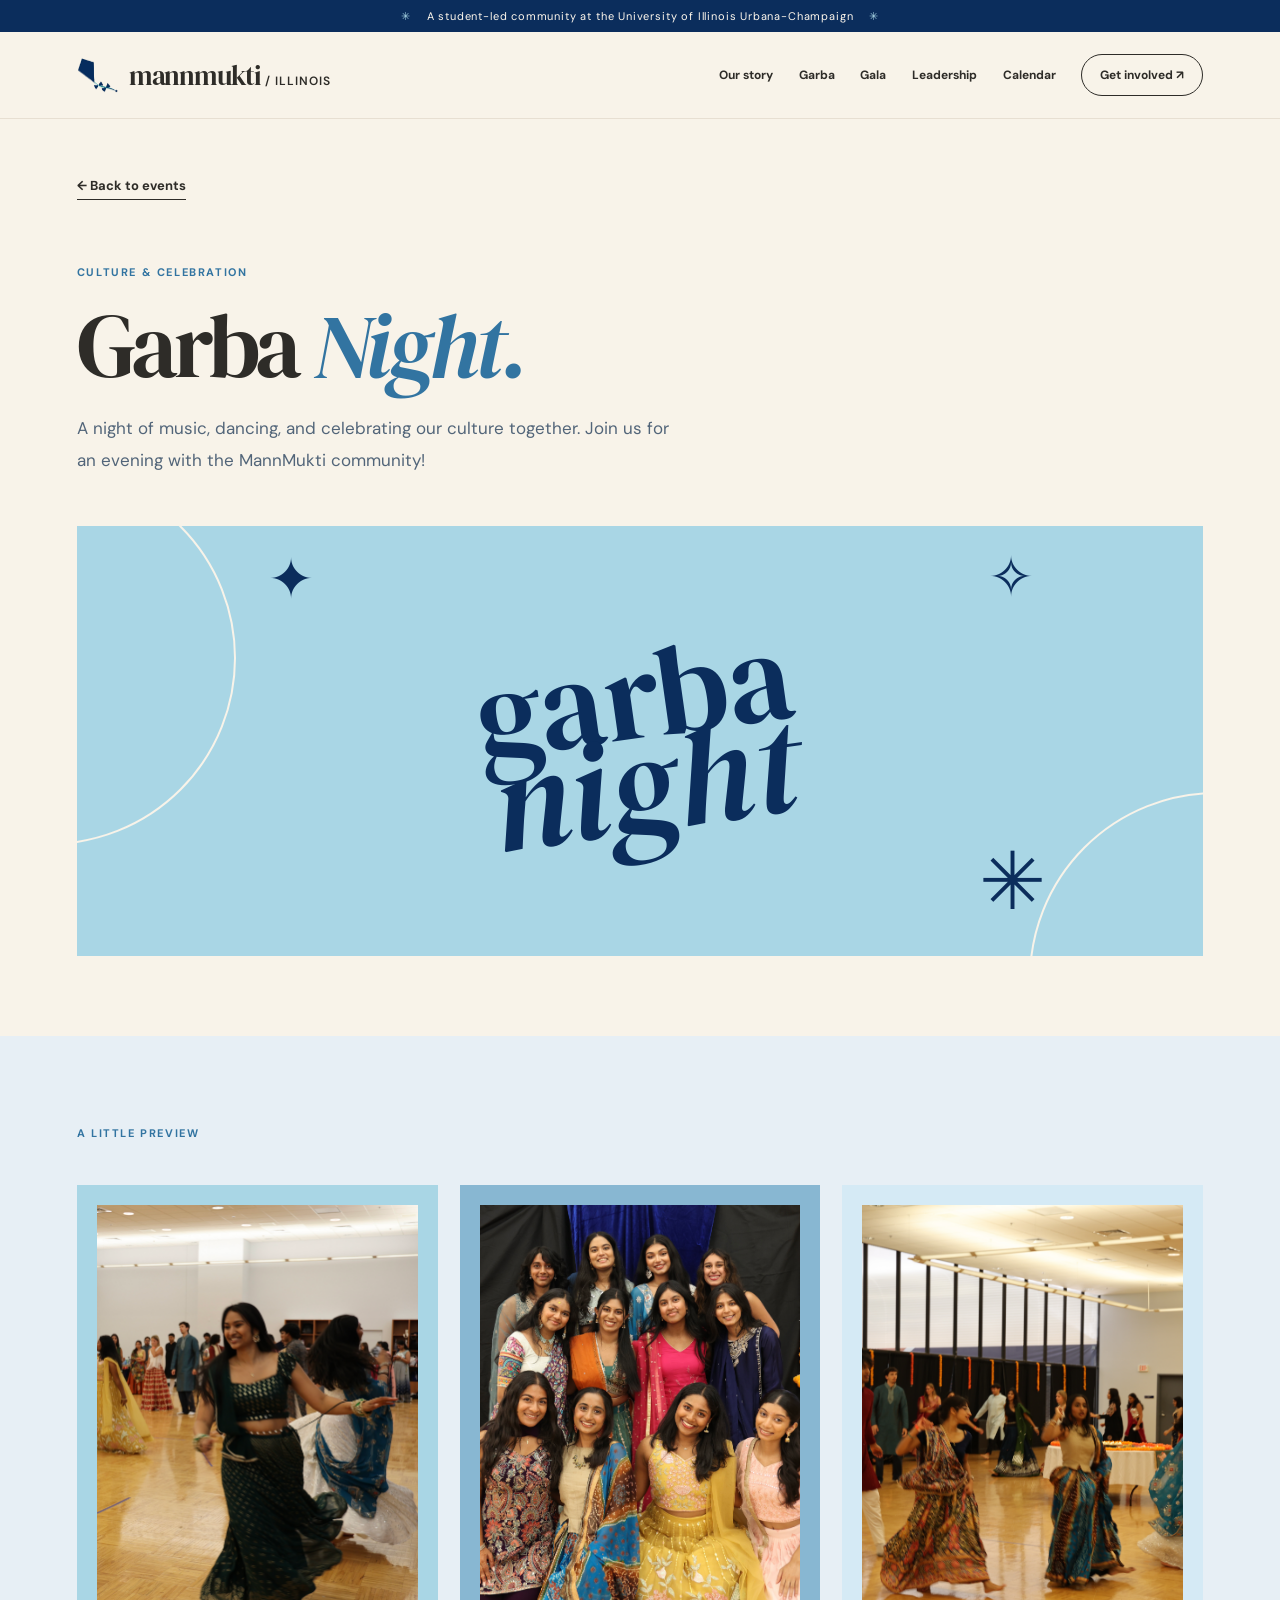
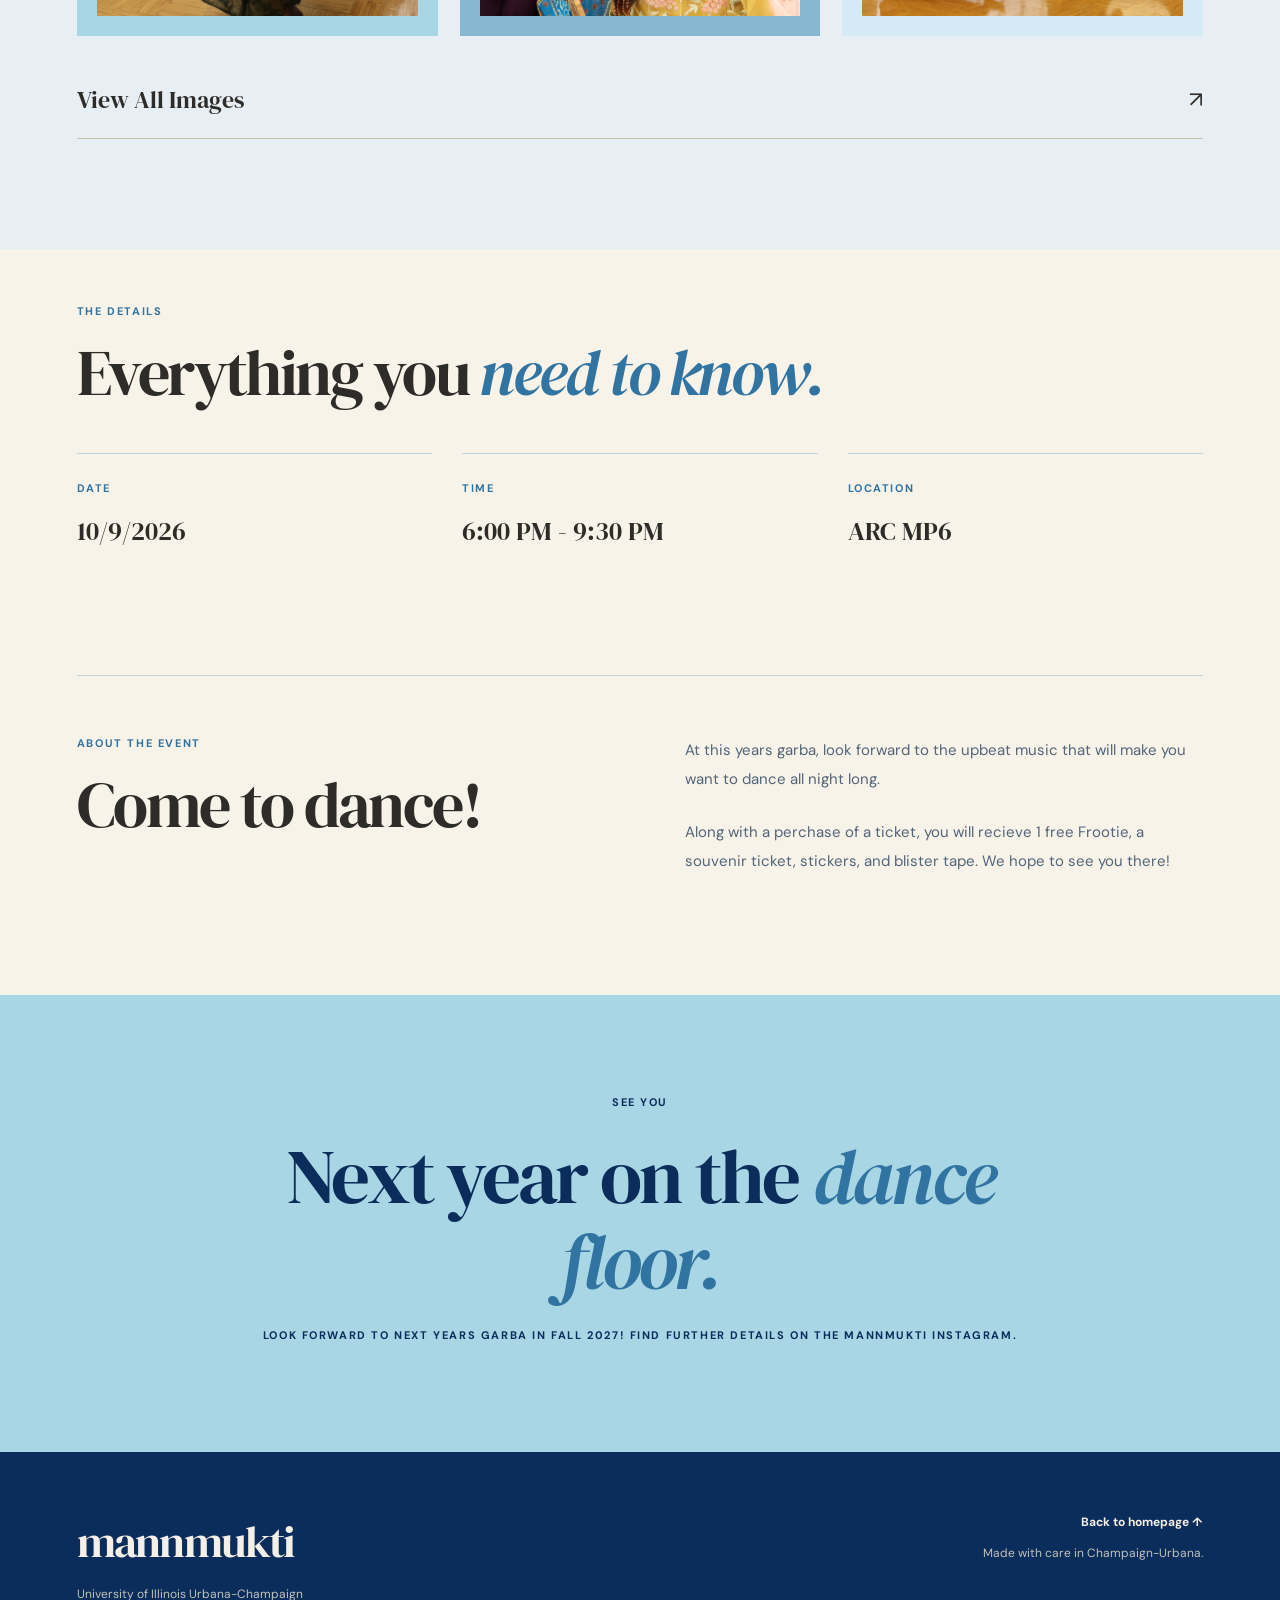
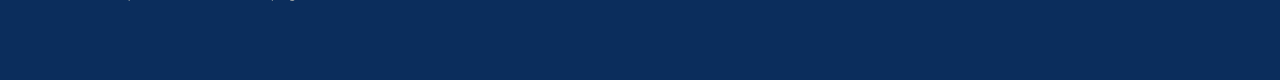
<file: garba.html>
<!DOCTYPE html>
<html lang="en">
<head>
  <meta charset="UTF-8">
  <meta name="viewport" content="width=device-width, initial-scale=1.0">

  <title>Garba | MannMukti UIUC</title>

  <link rel="preconnect" href="https://fonts.googleapis.com">
  <link rel="preconnect" href="https://fonts.gstatic.com" crossorigin>
  <link href="https://fonts.googleapis.com/css2?family=DM+Sans:wght@400;500;600;700&family=DM+Serif+Display:ital@0;1&display=swap" rel="stylesheet">

  <link rel="stylesheet" href="styles.css">
  <link rel="stylesheet" href="event-pages.css">
  <script src="script.js" defer></script>
</head>

<body>

  <!-- Same header as homepage -->
  <div class="announcement">
    <span class="sparkle">✳</span>
    A student-led community at the University of Illinois Urbana-Champaign
    <span class="sparkle">✳</span>
  </div>

  <header class="site-header">
    <a href="index.html" class="brand">
      <img
        src="images/kite-logo.png"
        alt=""
        class="brand-logo"
        aria-hidden="true"
      >
      <span class="brand-name">
        mannmukti<span class="brand-location"> / illinois</span>
      </span>
    </a>

    <button class="menu-toggle" aria-expanded="false"
            aria-controls="site-nav" aria-label="Open navigation">
      <span></span>
      <span></span>
    </button>

    <nav id="site-nav" class="site-nav">
      <a href="index.html#about">Our story</a>
      <a href="index.html#garba">Garba</a>
      <a href="index.html#gala">Gala</a>
      <a href="index.html#leadership">Leadership</a>
      <a href="index.html#calendar">Calendar</a>
      <a href="index.html#connect" class="nav-pill">
        Get involved ↗
      </a>
    </nav>
  </header>

  <main>

    <!-- Event introduction -->
    <section class="event-hero section-shell">

      <a href="index.html#garba" class="event-back">
        ← Back to events
      </a>

      <div class="section-index">CULTURE & CELEBRATION</div>

      <h1>Garba <em>Night.</em></h1>

      <p class="event-intro">
        A night of music, dancing, and celebrating our
        culture together. Join us for an evening with
        the MannMukti community!
      </p>

      <!-- Matching Garba graphic from homepage -->
      <div class="event-graphic garba-graphic event-banner">
        <span class="garba-graphic-text">
          garba<br><i>night</i>
        </span>
        <span class="garba-star star-a">✦</span>
        <span class="garba-star star-b">✳</span>
        <span class="garba-star star-c">✧</span>
      </div>

    </section>

    <!-- Photo section -->
    <section class="event-gallery section-shell">

      <div class="section-index">A LITTLE PREVIEW</div>

      <div class="event-photo-grid">
        <div class="event-photo-placeholder">
          <img src="images/garba1.jpeg" alt="Students celebrating at MannMukti Garba">
        </div>

        <div class="event-photo-placeholder">
          <img src="images/garba2.jpeg" alt="Students celebrating at MannMukti Garba">
        </div>

        <div class="event-photo-placeholder">
          <img src="images/garba3.JPG" alt="Students celebrating at MannMukti Garba">
        </div>
      </div>

        <div class="social-links">
            <a href="https://drive.google.com/drive/folders/1XiaPRzO5unVy4ZgObYbJD6YTcKO3-IKx">
                <span>
                View All Images
                </span>
                <span>
                ↗
                </span>
            </a>
        </div>

    </section>

    <!-- Event details -->
    <section class="event-information section-shell">

      <div class="event-info-heading">
        <div class="section-index">THE DETAILS</div>
        <h2>Everything you <em>need to know.</em></h2>
      </div>

      <div class="event-facts">
        <div>
          <span>DATE</span>
          <h3>10/9/2026</h3>
        </div>

        <div>
          <span>TIME</span>
          <h3>6:00 PM - 9:30 PM</h3>
        </div>

        <div>
          <span>LOCATION</span>
          <h3>ARC MP6</h3>
        </div>
      </div>

      <div class="event-detail-grid">

        <div>
          <div class="section-index">ABOUT THE EVENT</div>
          <h2>Come to dance!</h2>
        </div>

        <div class="event-detail-text">
          <p>
            At this years garba, look forward to the upbeat music that will make you want to dance all night long.
          </p>

          <p>
            Along with a perchase of a ticket, you will recieve 1 free Frootie, a souvenir ticket, stickers, and blister tape. We hope to see you there!
          </p>
        </div>

      </div>

    </section>


    <!-- Registration -->
    <section class="event-registration garba-registration">

      <div class="section-shell">
        <div class="section-index">SEE YOU</div>
        <h2>Next year on the <em>dance floor.</em></h2>
        <div class="section-index">LOOK FORWARD TO NEXT YEARS GARBA IN FALL 2027! FIND FURTHER DETAILS ON THE MANNMUKTI INSTAGRAM.</div>

        <!-- Replace # with real registration URL -->
                                <!-- <a href="#" class="button button-light">
                                Tickets / RSVP <span>↗</span>
                                </a>
                            </div> -->

    </section>

  </main>

  <footer>
    <div class="footer-content section-shell">
      <div>
        <div class="footer-brand">mannmukti</div>
        <p>University of Illinois Urbana-Champaign</p>
      </div>

      <div class="footer-right">
        <a href="index.html">Back to homepage ↑</a>
        <p>Made with care in Champaign-Urbana.</p>
      </div>
    </div>
  </footer>

  <div id="placeholder-toast" class="placeholder-toast"
       role="status" aria-live="polite"></div>

</body>
</html>
</file>
<file: styles.css>
:root {
  --cream:#f8f3e9;
  --ink:#2e2c28;
  --navy:#0b2d5c;
  --mid-blue:#3274a1;
  --light-blue:#a9d6e5;
  --orange:var(--mid-blue);
  --teal:var(--navy);
  --pink:var(--light-blue);
  --yellow:var(--light-blue);
  --paper:#fffaf2;
  --serif:'DM Serif Display',Georgia,serif;
  --sans:'DM Sans',Arial,sans-serif
}

* {
  box-sizing:border-box
}

html {
  scroll-behavior:smooth;
  scroll-padding-top:90px
}

body {
  margin:0;
  background:var(--cream);
  color:var(--ink);
  font-family:var(--sans);
  -webkit-font-smoothing:antialiased
}

a {
  color:inherit;
  text-decoration:none
}

button {
  font:inherit
}

::selection {
  background:var(--light-blue);
  color:var(--navy)
}

.section-shell {
  max-width:1350px;
  padding-left:clamp(24px,6vw,94px);
  padding-right:clamp(24px,6vw,94px);
  margin:auto
}

.skip-link {
  position:absolute;
  left:-999px;
  top:8px;
  background:white;
  padding:10px;
  z-index:50
}

.skip-link:focus {
  left:10px
}

.announcement {
  background:var(--navy);
  color:#fff8ed;
  text-align:center;
  font-size:11px;
  letter-spacing:.075em;
  padding:9px 12px
}

.sparkle {
  color:var(--light-blue);
  padding:0 12px
}

.site-header {
  min-height:87px;
  display:flex;
  justify-content:space-between;
  align-items:center;
  gap:22px;
  padding:0 clamp(24px,6vw,94px);
  position:relative;
  z-index:15;
  background:var(--cream);
  border-bottom:1px solid #e7dfd2
}

.brand {
  display:flex;
  gap:10px;
  align-items:center;
  white-space:nowrap
}

.brand-symbol {
  font-size:36px;
  color:var(--mid-blue);
  line-height:1
}

.brand-name {
  font-family:var(--serif);
  font-size:27px;
  letter-spacing:-1.2px
}

.brand-location {
  font-family:var(--sans);
  font-size:12px;
  letter-spacing:.08em;
  font-weight:600;
  text-transform:uppercase
}

.site-nav {
  display:flex;
  align-items:center;
  gap:clamp(15px,2vw,29px)
}

.site-nav>a {
  font-size:12px;
  font-weight:700;
  transition:color .2s
}

.site-nav>a:hover {
  color:var(--mid-blue)
}

.site-nav .nav-pill {
  padding:12px 18px;
  border:1px solid var(--ink);
  border-radius:30px
}

.nav-pill span {
  margin-left:10px
}

.menu-toggle {
  display:none
}

.hero {
  position:relative;
  min-height:610px;
  display:grid;
  grid-template-columns:1.08fr .92fr;
  align-items:center;
  gap:35px;
  padding-top:60px;
  padding-bottom:85px
}

.eyebrow,.section-index {
  font-size:11px;
  letter-spacing:.145em;
  font-weight:700
}

.eyebrow {
  display:flex;
  align-items:center;
  gap:11px
}

.eyebrow-line {
  height:1px;
  background:var(--mid-blue);
  width:35px
}

.hero h1,.about h2,.events h2,.calendar-section h2,.leadership-section h2,.support h2,.connect-section h2 {
  font-family:var(--serif);
  font-weight:400;
  letter-spacing:-.045em;
  line-height:1.04
}

.hero h1 {
  font-size:clamp(52px,5.4vw,85px);
  margin:25px 0 27px
}

.hero h1 em,.about h2 em,.events h2 em,.calendar-section h2 em,.leadership-section h2 em,.support h2 em,.connect-section h2 em {
  font-weight:400;
  color:var(--mid-blue)
}

.underline-word {
  text-decoration:underline;
  text-decoration-color:var(--light-blue);
  text-decoration-thickness:5px;
  text-underline-offset:9px
}

.hero-copy>p:not(.handwritten-note) {
  font-size:16px;
  max-width:440px;
  line-height:1.85;
  color:#554e46
}

.hero-actions {
  display:flex;
  align-items:center;
  gap:30px;
  flex-wrap:wrap;
  margin-top:35px
}

.button {
  display:inline-flex;
  align-items:center;
  justify-content:space-between;
  gap:40px;
  padding:16px 21px;
  font-size:12px;
  letter-spacing:.02em;
  font-weight:700;
  transition:transform .2s,background .2s
}

.button:hover {
  transform:translateY(-3px)
}

.button-dark {
  background:var(--navy);
  color:white
}

.button-light {
  background:var(--paper);
  color:var(--ink)
}

.text-link,.inline-arrow {
  font-size:13px;
  font-weight:700;
  border-bottom:1px solid var(--ink);
  padding-bottom:5px
}

.text-link span,.inline-arrow span {
  padding-left:12px
}

.handwritten-note {
  font-family:var(--serif);
  font-style:italic;
  color:var(--mid-blue);
  font-size:16px;
  transform:rotate(-5deg);
  margin:40px 0 0 40px
}

.handwritten-note span {
  font-size:25px
}

.hero-art {
  height:470px;
  position:relative;
  display:grid;
  place-items:center
}

.art-orbit {
  position:absolute;
  border:1px solid #a9d6e5;
  border-radius:50%;
  transform:rotate(-17deg);
  width:100%;
  max-width:520px;
  height:360px
}

.art-orbit-two {
  transform:rotate(30deg);
  width:88%;
  height:425px;
  border-color:#7fb4d2
}

.hero-photo-frame {
  width:min(70%,320px);
  height:365px;
  background:var(--light-blue);
  padding:0;
  transform:rotate(5deg);
  box-shadow:14px 17px 0 #d9e8f1;
  z-index:2;
  overflow:hidden;
  position:relative
}

.photo-placeholder {
  height:100%;
  display:flex;
  align-items:center;
  justify-content:center;
  flex-direction:column;
  gap:17px;
  background:repeating-linear-gradient(-45deg,#edaa8b,#edaa8b 14px,#f0b69a 14px,#f0b69a 28px);
  border:1px solid #bf7e64;
  color:#6d453a;
  text-align:center;
  font-weight:700;
  font-size:17px;
  letter-spacing:.1em
}

.photo-placeholder .photo-star {
  font-size:67px;
  line-height:1
}

.photo-placeholder small {
  font-size:10px;
  font-weight:500;
  letter-spacing:0
}

.hero-photo-frame img {
  width:100%;
  height:100%;
  object-fit:cover;
  display:block;
  object-position:center
}

.art-sticker {
  position:absolute;
  z-index:3;
  font-family:var(--serif);
  line-height:1.05
}

.sticker-top {
  font-size:20px;
  top:0;
  right:0;
  transform:rotate(9deg);
  color:var(--mid-blue);
  z-index:5
}

.sticker-bottom {
  background:var(--navy);
  color:white;
  border-radius:50%;
  width:125px;
  height:125px;
  display:grid;
  place-content:center;
  text-align:center;
  font:700 12px/1.65 var(--sans);
  left:4%;
  bottom:15px;
  transform:rotate(-16deg)
}

.hero-flower {
  position:absolute;
  z-index:5;
  color:var(--light-blue);
  font-size:80px;
  right:0;
  bottom:0;
  transform:rotate(15deg)
}

.hero-side-note {
  position:absolute;
  right:0px;
  top:49%;
  writing-mode:vertical-rl;
  font-size:9px;
  letter-spacing:.2em;
  color:#a59a8c
}

.ticker {
  overflow:hidden;
  background:var(--navy);
  color:var(--cream);
  padding:17px 0;
  white-space:nowrap
}

.ticker-track {
  width:max-content;
  font-size:13px;
  letter-spacing:.19em;
  font-weight:700;
  word-spacing:2em;
  animation:marquee 40s linear infinite
}

.ticker span {
  color:var(--light-blue);
  font-size:18px;
  padding:0 12px
}

@keyframes marquee {
  to {
    transform:translateX(-50%)
  }
}

.about {
  padding-top:115px;
  padding-bottom:110px
}

.section-index {
  color:var(--mid-blue)
}

.about-grid {
  display:grid;
  grid-template-columns:1fr 1fr;
  gap:12%;
  padding-top:25px
}

.about h2 {
  font-size:clamp(48px,5vw,70px);
  margin:0
}

.drawn-smile {
  font-family:var(--serif);
  font-size:110px;
  color:var(--light-blue);
  line-height:.9;
  margin:10px 0 0 115px;
  transform:rotate(-22deg)
}

.about-text {
  padding-top:12px
}

.about-text p {
  font-size:14px;
  line-height:1.9;
  color:#55514b
}

.about-text .lead {
  font-family:var(--serif);
  font-size:29px;
  color:var(--ink);
  line-height:1.25;
  margin:0 0 23px
}

.about-text .lead em {
  color:var(--mid-blue)
}

.editable-note {
  background:#e7f1f7;
  border-left:3px solid var(--orange);
  padding:12px 15px;
  color:#31546a!important;
  font-style:italic
}

.inline-arrow {
  display:inline-block;
  margin-top:15px
}

.values-grid {
  display:grid;
  grid-template-columns:repeat(3,1fr);
  gap:33px;
  margin-top:85px
}

.value {
  border-top:1px solid #cbbdae;
  padding-top:18px
}

.value>span {
  font-size:38px;
  color:var(--orange)
}

.value h3 {
  font:400 25px var(--serif);
  margin:15px 0 8px
}

.value p {
  font-size:13px;
  color:#625c52;
  line-height:1.7;
  max-width:260px
}

.events {
  background:#e8edf0;
  padding:105px 0 115px
}

.events-heading,.leadership-heading {
  display:flex;
  justify-content:space-between;
  align-items:end;
  gap:40px;
  margin-bottom:40px
}

.events h2,.leadership-section h2 {
  font-size:clamp(47px,5vw,72px);
  margin:16px 0 0
}

.events-heading>p,.leadership-heading>p {
  font-size:14px;
  line-height:1.8;
  max-width:320px;
  color:#5f554c
}

.event-grid {
  display:grid;
  grid-template-columns:1fr 1fr;
  gap:26px
}

.event-card {
  background:var(--paper);
  min-width:0
}

.event-topline {
  display:flex;
  justify-content:space-between;
  padding:18px 24px;
  font-size:10px;
  letter-spacing:.11em;
  font-weight:700
}

.event-topline span:last-child {
  font-size:18px
}

.event-graphic {
  height:290px;
  margin:0 14px;
  position:relative;
  overflow:hidden;
  display:flex;
  align-items:center;
  justify-content:center
}

.garba-graphic {
  background:var(--light-blue);
  color:var(--navy)
}

.garba-graphic:before,.garba-graphic:after {
  content:'';
  position:absolute;
  border:2px solid #f8f3e9;
  border-radius:50%;
  height:370px;
  width:370px
}

.garba-graphic:before {
  left:-215px;
  top:-55px
}

.garba-graphic:after {
  right:-200px;
  bottom:-210px
}

.garba-graphic-text {
  font:400 77px/.67 var(--serif);
  text-align:center;
  transform:rotate(-8deg);
  position:relative;
  z-index:2
}

.garba-graphic-text i {
  font-size:90px
}

.garba-star {
  position:absolute;
  font-size:55px
}

.star-a {
  top:17px;
  left:17%
}

.star-b {
  bottom:22px;
  right:14%;
  font-size:80px
}

.star-c {
  right:15%;
  top:15px
}

.gala-graphic {
  background:var(--navy);
  color:var(--light-blue);
  flex-direction:column
}

.gala-graphic:before,.gala-graphic:after {
  content:'';
  position:absolute;
  width:230px;
  height:330px;
  border:1px solid var(--light-blue);
  border-radius:50% 50% 0 0;
  bottom:-210px
}

.gala-graphic:before {
  left:-65px;
  transform:rotate(35deg)
}

.gala-graphic:after {
  right:-65px;
  transform:rotate(-35deg)
}

.gala-small {
  font-size:10px;
  letter-spacing:.3em;
  margin-bottom:20px
}

.gala-graphic-text {
  font:400 87px/.7 var(--serif);
  text-align:center
}

.gala-decoration {
  font-size:26px;
  letter-spacing:.5em;
  margin-top:29px
}

.event-details {
  padding:28px 32px 34px
}

.event-kicker {
  font-size:10px;
  color:var(--mid-blue);
  font-weight:700;
  letter-spacing:.11em
}

.event-details h3 {
  font:400 35px var(--serif);
  margin:12px 0
}

.event-details p {
  line-height:1.75;
  font-size:13px;
  color:#625c56;
  min-height:65px
}

.event-details p strong {
  font-weight:500;
  color:var(--mid-blue)
}

.event-link {
  display:flex;
  justify-content:space-between;
  border-top:1px solid #d7cdc0;
  padding-top:20px;
  margin-top:27px;
  font-size:12px;
  font-weight:700
}

.event-link span {
  font-size:18px
}

.calendar-section {
  display:grid;
  grid-template-columns:.85fr 1.15fr;
  align-items:center;
  gap:8%;
  padding-top:115px;
  padding-bottom:115px
}

.calendar-doodle {
  background:#d8edf7;
  min-height:400px;
  display:grid;
  place-items:center;
  position:relative;
  overflow:hidden
}

.calendar-doodle:before,.calendar-doodle:after {
  content:'\2733\FE0E';
  color:var(--mid-blue);
  position:absolute;
  font-size:130px;
  left:-36px;
  top:-35px
}

.calendar-doodle:after {
  left:auto;
  top:auto;
  right:-20px;
  bottom:-65px;
  color:var(--light-blue)
}

.doodle-page {
  transform:rotate(-8deg);
  background:#fffbf0;
  box-shadow:10px 14px 0 #7da9cb;
  width:230px;
  height:265px;
  text-align:center;
  display:flex;
  align-items:center;
  flex-direction:column;
  justify-content:space-around;
  padding:20px;
  border-top:38px solid var(--teal);
  position:relative;
  z-index:1
}

.doodle-page>span {
  font:400 38px var(--serif)
}

.doodle-page strong {
  font-size:80px;
  color:var(--orange);
  line-height:1
}

.doodle-page small {
  font-size:9px;
  letter-spacing:.13em
}

.calendar-section h2 {
  font-size:clamp(46px,5vw,68px);
  margin:25px 0
}

.calendar-copy>p {
  max-width:420px;
  line-height:1.85;
  font-size:14px;
  color:#5d554c;
  margin-bottom:26px
}

.subtle-hint {
  display:block;
  margin-top:16px;
  color:#9b8b7d;
  font-size:11px
}

.leadership-section {
  background:#e7eff5;
  padding:105px 0 100px
}

.leader-grid {
  display:grid;
  grid-template-columns:repeat(4,1fr);
  gap:20px
}

.leader-photo {
  height:260px;
  display:grid;
  place-items:center;
  position:relative;
  overflow:hidden
}

.leader-photo span {
  font-family:var(--serif);
  text-align:center;
  font-size:29px;
  line-height:1.1;
}

.leader-photo img {
  width:100%;
  height:100%;
  object-fit:cover;
  transform:none;
  filter:none
}

.shade-one {
  background:transparent;
  color:#8b503b
}

.shade-two {
  background:transparent;
  color:#795b30
}

.shade-three {
  background:transparent;
  color:#355a53
}

.shade-four {
  background:transparent;
  color:#784c4a
}

.leader-card h3 {
  font:400 23px var(--serif);
  margin:17px 0 3px
}

.leader-card p {
  font-size:12px;
  color:#526579;
  margin:0
}

.leader-note {
  font-size:11px;
  color:#526579;
  margin-top:34px
}

.support {
  background:var(--navy);
  color:#fff6e7;
  display:grid;
  grid-template-columns:.85fr 1.15fr;
  gap:10%;
  align-items:center;
  padding-top:90px;
  padding-bottom:90px;
  max-width:none;
  justify-content:center
}

.support>div {
  max-width:590px
}

.support .section-index {
  color:var(--light-blue)
}

.support h2 {
  font-size:clamp(54px,6vw,88px);
  margin:21px 0
}

.support h2 em {
  color:var(--light-blue)
}

.support p {
  font-size:14px;
  line-height:1.8;
  max-width:370px
}

.support-illustration {
  height:300px;
  position:relative;
  display:grid;
  place-items:center
}

.heart-outer {
  font-family:Georgia,serif;
  font-size:350px;
  line-height:1;
  color:var(--light-blue);
  transform:rotate(-12deg)
}

.little-sparkle {
  position:absolute;
  color:var(--light-blue);
  font-size:100px;
  right:12%;
  top:0
}

.support-note {
  font-size:11px!important;
  opacity:.7;
  margin-top:18px
}

.connect-section {
  padding-top:112px;
  padding-bottom:125px;
  display:grid;
  grid-template-columns:1fr 1fr;
  gap:12%
}

.connect-section h2 {
  font-size:clamp(45px,5vw,67px);
  margin:25px 0 14px
}

.connect-header>p {
  font-size:14px;
  color:#675e54
}

.social-links {
  padding-top:25px
}

.social-links a {
  display:flex;
  align-items:center;
  justify-content:space-between;
  border-bottom:1px solid #ccbfb0;
  padding:22px 0;
  font:400 24px var(--serif);
  transition:padding .2s,color .2s
}

.social-links a:hover {
  padding-left:10px;
  color:var(--mid-blue)
}

.social-links a span:last-child {
  font:400 22px var(--sans)
}

footer {
  background:var(--navy);
  color:#f4efe7
}

.footer-content {
  padding-top:58px;
  padding-bottom:62px;
  display:flex;
  justify-content:space-between;
  gap:20px
}

.footer-brand {
  font:400 45px var(--serif);
  letter-spacing:-.04em
}

.footer-brand span {
  color:var(--light-blue);
  padding-left:7px
}

footer p {
  font-size:12px;
  line-height:1.8;
  color:#c2c2b8
}

.footer-right {
  text-align:right
}

footer a {
  font-size:12px;
  font-weight:700
}

.placeholder-toast {
  position:fixed;
  bottom:24px;
  left:50%;
  transform:translate(-50%,20px);
  opacity:0;
  pointer-events:none;
  background:#282c29;
  color:#fff;
  padding:14px 24px;
  font-size:13px;
  max-width:calc(100vw - 30px);
  z-index:100;
  box-shadow:0 10px 30px #0003;
  transition:opacity .25s,transform .25s
}

.placeholder-toast.show {
  opacity:1;
  transform:translate(-50%,0)
}

@media(max-width:1050px) {
  .site-nav {
    gap:12px
  }
  .brand-location {
    display:none
  }
  .site-nav>a {
    font-size:11px
  }
  .hero h1 {
    font-size:clamp(48px,5.3vw,76px)
  }
  .hero-photo-frame {
    width:80%
  }
  .leader-photo {
    height:200px
  }
}

@media(max-width:760px) {
  .announcement {
    font-size:9px
  }
  .sparkle {
    padding:0 3px
  }
  .site-header {
    min-height:72px
  }
  .brand-name {
    font-size:25px
  }
  .brand-location {
    display:inline;
    font-size:10px
  }
  .menu-toggle {
    display:flex;
    flex-direction:column;
    gap:6px;
    background:none;
    border:0;
    padding:13px;
    cursor:pointer
  }
  .menu-toggle span {
    display:block;
    width:23px;
    height:2px;
    background:var(--ink)
  }
  .site-nav {
    display:none;
    position:absolute;
    top:100%;
    left:0;
    right:0;
    background:var(--cream);
    padding:18px 25px 28px;
    box-shadow:0 20px 25px #0002;
    flex-direction:column;
    align-items:stretch;
    gap:0
  }
  .site-nav.open {
    display:flex
  }
  .site-nav>a {
    padding:13px 2px;
    font-size:14px
  }
  .site-nav .nav-pill {
    margin-top:8px;
    padding:14px
  }
  .hero {
    grid-template-columns:1fr;
    gap:15px;
    padding-top:65px;
    padding-bottom:65px
  }
  .hero h1 {
    font-size:clamp(48px,10vw,75px)
  }
  .hero-art {
    height:400px
  }
  .hero-photo-frame {
    height:300px;
    width:260px
  }
  .hero-side-note {
    display:none
  }
  .handwritten-note {
    margin-top:22px
  }
  .about,.events,.leadership-section {
    padding-top:70px;
    padding-bottom:75px
  }
  .about-grid,.calendar-section,.connect-section {
    grid-template-columns:1fr;
    gap:30px
  }
  .about h2,.events h2,.calendar-section h2,.leadership-section h2,.connect-section h2 {
    font-size:clamp(43px,9vw,64px)
  }
  .about-text {
    padding-top:0
  }
  .drawn-smile {
    display:none
  }
  .values-grid {
    grid-template-columns:1fr;
    gap:22px;
    margin-top:50px
  }
  .events-heading,.leadership-heading {
    display:block
  }
  .events-heading>p,.leadership-heading>p {
    margin-top:22px
  }
  .event-grid {
    grid-template-columns:1fr
  }
  .calendar-section {
    padding-top:70px;
    padding-bottom:75px
  }
  .calendar-doodle {
    min-height:320px
  }
  .leader-grid {
    grid-template-columns:repeat(2,1fr);
    gap:25px 16px
  }
  .leader-photo {
    height:210px
  }
  .support {
    grid-template-columns:1fr;
    gap:15px;
    padding-top:50px;
    padding-bottom:70px
  }
  .support-illustration {
    height:180px
  }
  .heart-outer {
    font-size:215px
  }
  .little-sparkle {
    font-size:70px;
    right:22%
  }
  .connect-section {
    padding-top:75px;
    padding-bottom:75px
  }
  .social-links {
    padding-top:0
  }
  .footer-content {
    display:block
  }
  .footer-right {
    text-align:left;
    margin-top:30px
  }
}

@media(max-width:420px) {
  .brand-location {
    display:none
  }
  .hero-actions {
    gap:16px
  }
  .hero-photo-frame {
    height:280px;
    width:230px
  }
  .art-sticker.sticker-top {
    right:0;
    font-size:16px
  }
  .sticker-bottom {
    height:90px;
    width:90px;
    font-size:9px
  }
  .event-graphic {
    height:240px
  }
  .leader-photo {
    height:165px
  }
  .leader-card h3 {
    font-size:20px
  }
  .social-links a {
    font-size:20px
  }
}

@media(prefers-reduced-motion:reduce) {
  html {
    scroll-behavior:auto
  }
  .ticker-track {
    animation:none
  }
  *,*:before,*:after {
    transition:none!important
  }
}

.leadership-row {
  display: flex;
  justify-content: center;
  flex-wrap: wrap;
  gap: 24px;
}

.leadership-top {
  margin-bottom: 45px;
}

.leadership-top .leader-card {
  width: 220px;
}

.leadership-bottom .leader-card {
  width: 180px;
}

/* Make sure the cards fit nicely */
.leadership-row .leader-card {
  flex-shrink: 0;
}

/* Tablet and mobile */
@media (max-width: 600px) {
  .leadership-row {
    gap: 20px;
  }
  .leadership-top .leader-card,
  .leadership-bottom .leader-card {
    width: 100%;
    max-width: 260px;
  }
}

/* Official chapter kite in the site navigation */
.brand-logo {
  width: 42px;
  height: 48px;
  object-fit: contain;
  display: block;
  flex-shrink: 0;
}
</file>
<file: event-pages.css>
/* MannMukti UIUC - Garba, Gala, donation, and calendar pages */

/* Shared event introduction */
.event-hero { padding-top:55px; padding-bottom:80px; }
.event-back { display:inline-block; margin-bottom:65px; font-size:13px; font-weight:700; border-bottom:1px solid var(--ink); padding-bottom:5px; }
.event-back:hover { color:var(--mid-blue); }
.event-hero h1 { font-family:var(--serif); font-size:clamp(55px,7vw,100px); font-weight:400; letter-spacing:-.045em; line-height:1.05; margin:20px 0; }
.event-hero h1 em, .gala-event-page h1 em { color:var(--mid-blue); font-weight:400; }
.event-intro { font-size:17px; line-height:1.85; color:#526579; max-width:600px; margin-bottom:50px; }

/* Event artwork */
.event-banner { height:430px; margin:0; }
.event-banner .garba-graphic-text { font-size:clamp(75px,10vw,125px); }
.event-banner .gala-graphic-text { font-size:clamp(80px,10vw,125px); }
.event-banner .garba-graphic-text i { font-size:1.1em; }

/* Event details */
.event-information { padding-top:55px; padding-bottom:95px; }
.event-info-heading h2, .event-detail-grid h2, .event-gallery h2 { font-family:var(--serif); font-size:clamp(40px,5vw,65px); font-weight:400; letter-spacing:-.04em; line-height:1.1; margin:20px 0 40px; }
.event-information h2 em, .event-gallery h2 em { color:var(--mid-blue); font-weight:400; }
.event-facts { display:grid; grid-template-columns:repeat(3,1fr); gap:30px; margin:45px 0 110px; }
.event-facts > div { border-top:1px solid #c1d2df; padding-top:22px; }
.event-facts span { color:var(--mid-blue); font-size:11px; letter-spacing:.14em; font-weight:700; }
.event-facts h3 { font-family:var(--serif); font-size:26px; font-weight:400; margin:16px 0; }
.event-detail-grid { display:grid; grid-template-columns:1fr 1fr; gap:90px; border-top:1px solid #c1d2df; padding-top:60px; }
.event-detail-text p { font-size:15px; line-height:1.9; color:#526579; margin:0 0 25px; }

/* Event photo gallery */
.event-gallery { padding-top:90px; padding-bottom:110px; background:#e7eff5; max-width:none; }
.event-gallery > * { max-width:1170px; margin-left:auto; margin-right:auto; }
.event-photo-grid { display:grid; grid-template-columns:repeat(3,1fr); gap:22px; margin-top:45px; }
.event-photo-placeholder { aspect-ratio:4/5; background:#a9d6e5; display:grid; place-items:center; padding:20px; text-align:center; color:var(--navy); font-family:var(--serif); font-size:20px; }
.event-photo-placeholder:nth-child(2) { background:#88b7d2; color:var(--navy); }
.event-photo-placeholder:nth-child(3) { background:#d5eaf5; color:var(--navy); }
.event-photo-grid img { width:100%; height:100%; object-fit:cover; }

/* Tickets and registration */
.event-registration { text-align:center; padding:100px 0 110px; }
.garba-registration { background:var(--light-blue); color:var(--navy); }
.gala-registration { background:var(--navy); color:var(--cream); }
.event-registration .section-index { color:var(--light-blue); }
.garba-registration .section-index { color:var(--navy); }
.event-registration h2 { font-family:var(--serif); font-size:clamp(45px,6vw,80px); font-weight:400; line-height:1.1; letter-spacing:-.04em; margin:25px auto; max-width:800px; }
.event-registration h2 em { color:var(--light-blue); }
.garba-registration h2 em { color:var(--mid-blue); }
.event-registration p { max-width:570px; margin:0 auto 35px; font-size:15px; line-height:1.85; }
.event-registration .button { min-width:200px; }

/* Donation page: heading left, Zelle section centered */
.donation-page { max-width:1350px; margin:0 auto; padding-top:55px; padding-bottom:120px; text-align:left; }
.donation-page h1, .donation-page h2, .donation-page h3 { font-family:var(--serif); font-weight:400; }
.donation-page h1 { font-size:clamp(55px,7vw,100px); margin:20px 0; letter-spacing:-.045em; line-height:1.05; }
.donation-page h1 em { color:var(--mid-blue); }
.donation-page p { font-family:var(--sans); font-size:15px; line-height:1.8; color:#526579; }
.donation-page .event-intro { max-width:600px; margin:0 0 50px; font-size:17px; line-height:1.85; }
.donation-page .event-information { padding:40px 0; text-align:center; }
.donation-page .zelle-details { background:var(--paper); padding:24px; margin:25px auto; max-width:500px; }
.donation-page .zelle-details h3 { font-size:25px; overflow-wrap:anywhere; }
.donation-page img { display:block; width:220px; max-width:100%; height:auto; margin:30px auto; border-radius:8px; }
.donation-page .event-back { display:inline-block; margin-bottom:60px; }
.donation-page .donation-header { text-align:left; width:100%; }
.donation-page .donation-header .event-intro { margin-left:0; margin-right:0; }

/* Standalone calendar page */
.calendar-page { padding-top:55px; padding-bottom:110px; }
.calendar-page h1 { font-family:var(--serif); font-size:clamp(55px,7vw,100px); font-weight:400; letter-spacing:-.045em; line-height:1.05; margin:20px 0; }
.calendar-page h1 em { color:var(--mid-blue); font-weight:400; }
.calendar-description { font-family:var(--sans); font-size:17px; line-height:1.85; color:#526579; max-width:600px; margin-bottom:50px; }
.calendar-embed-container { width:100%; background:var(--paper); padding:18px; border:1px solid #c1d2df; }
.calendar-embed-container iframe { display:block; width:100%; height:650px; border:none; }
.calendar-note { font-size:12px; color:#526579; margin-top:20px; }

/* Mobile styling */
@media (max-width:760px) {
  .event-hero { padding-top:35px; padding-bottom:55px; }
  .event-back { margin-bottom:45px; }
  .event-banner { height:280px; }
  .event-banner .garba-graphic-text, .event-banner .gala-graphic-text { font-size:65px; }
  .event-facts { grid-template-columns:1fr; gap:15px; margin-bottom:65px; }
  .event-detail-grid { grid-template-columns:1fr; gap:10px; }
  .event-photo-grid { grid-template-columns:1fr 1fr; gap:15px; }
  .event-registration { padding:75px 0; }
  .donation-page { padding-top:35px; padding-bottom:80px; }
  .donation-page .zelle-details h3 { font-size:20px; }
  .calendar-page { padding-top:35px; padding-bottom:75px; }
  .calendar-embed-container { padding:8px; }
  .calendar-embed-container iframe { height:550px; }
}
@media (max-width:480px) {
  .event-photo-grid { grid-template-columns:1fr; }
  .event-banner { height:240px; }
  .calendar-embed-container iframe { height:480px; }
}
</file>
